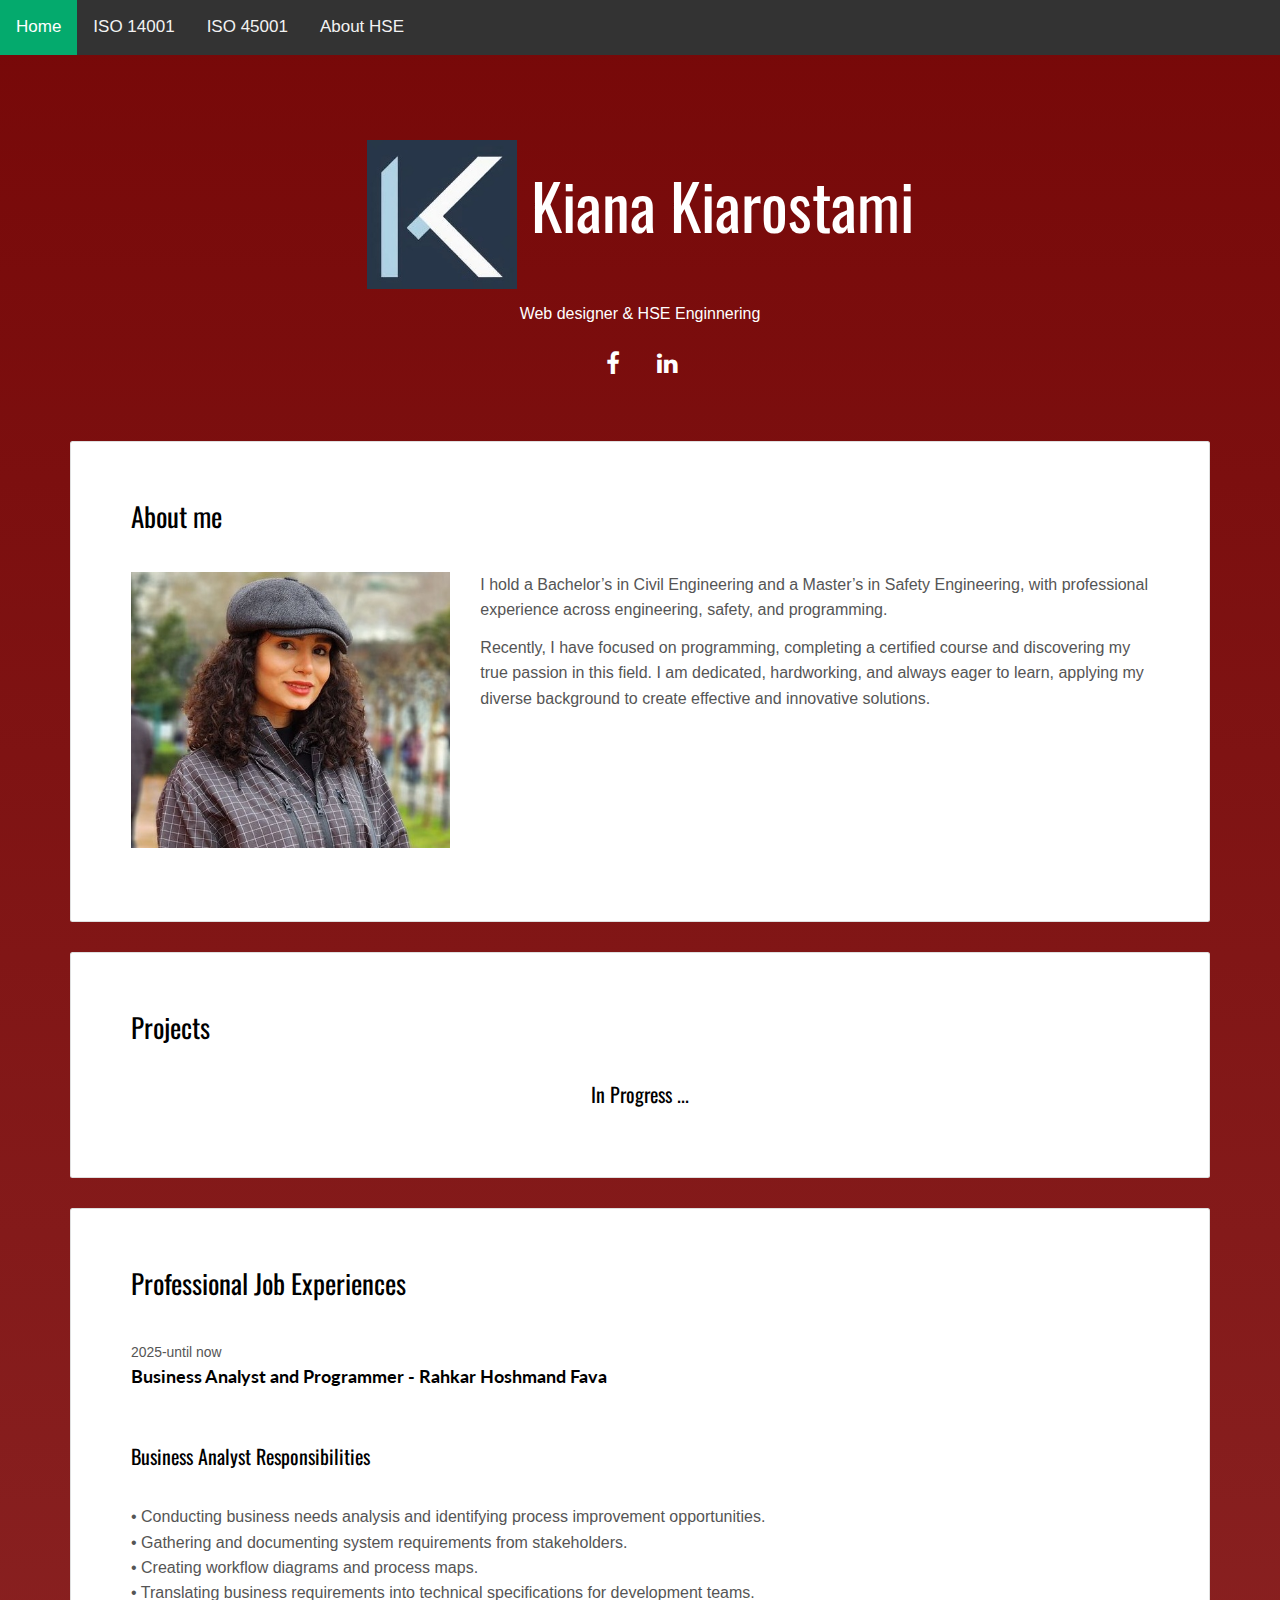
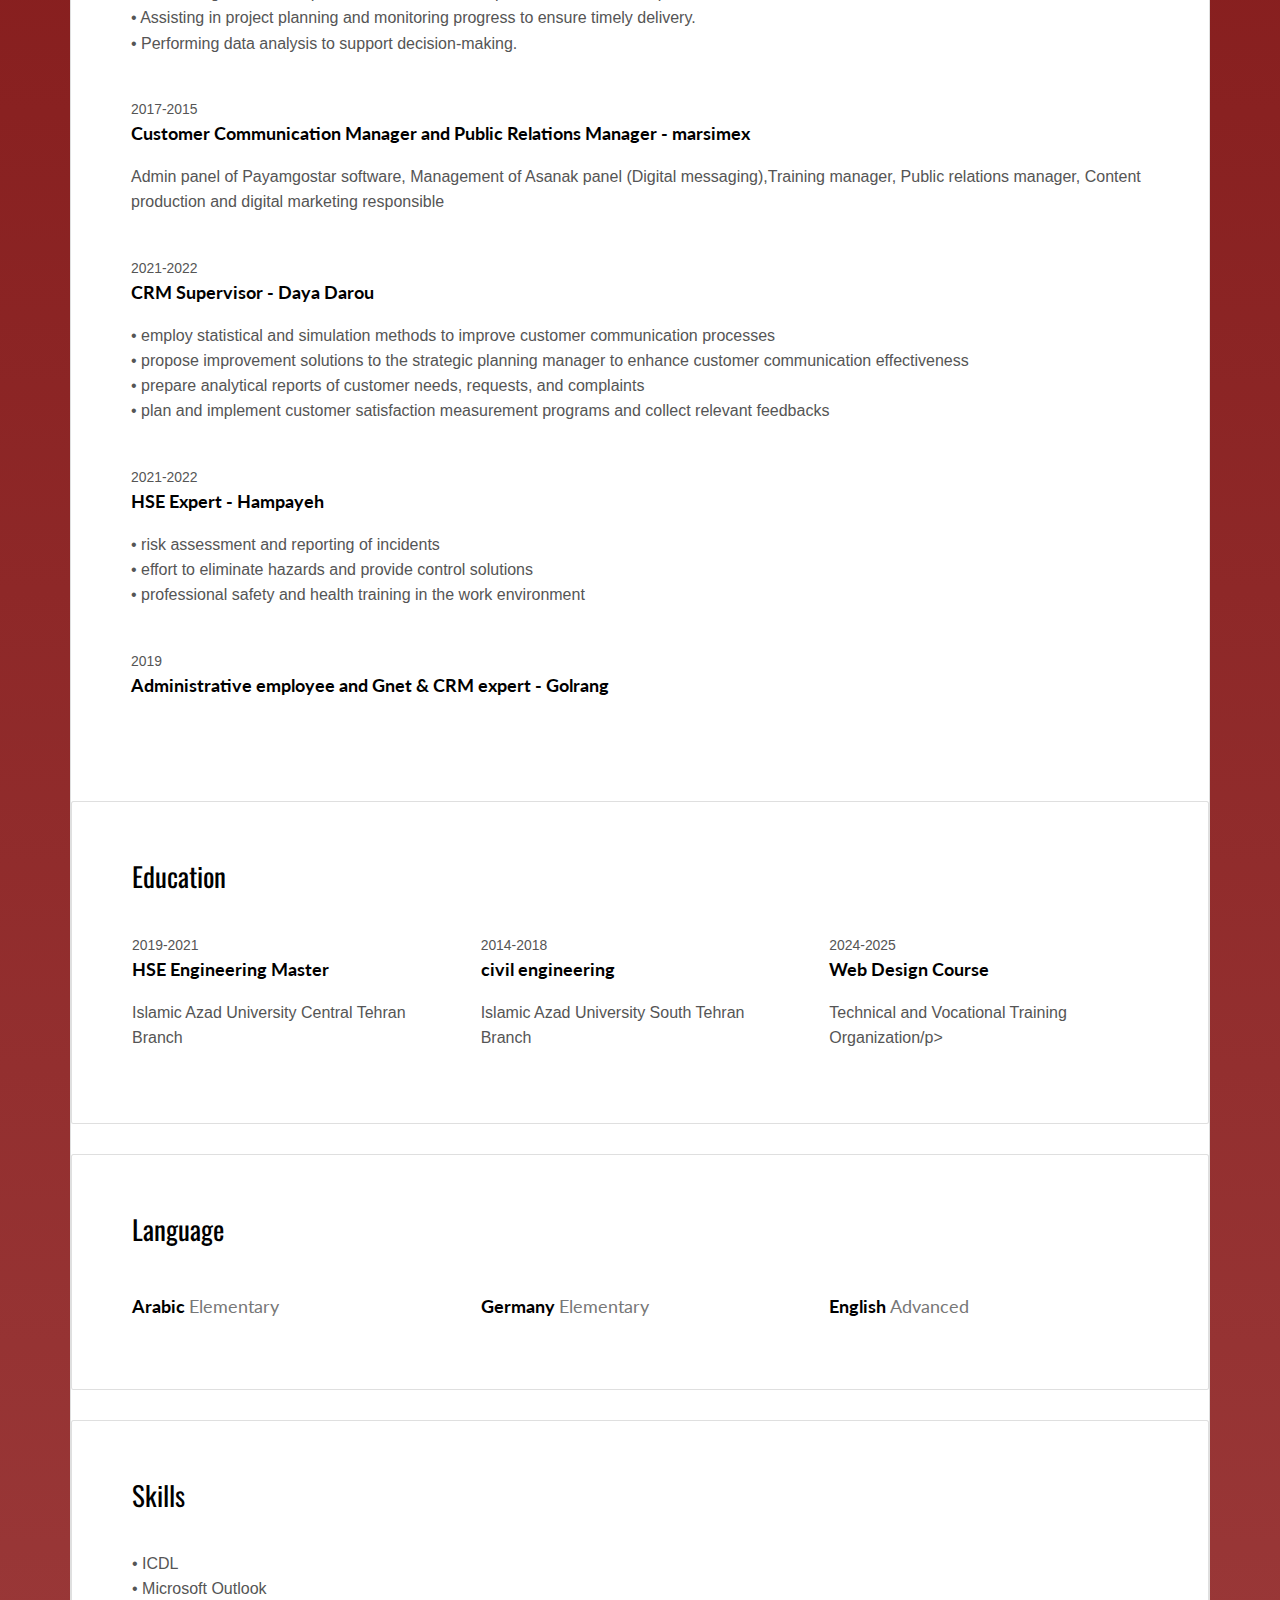
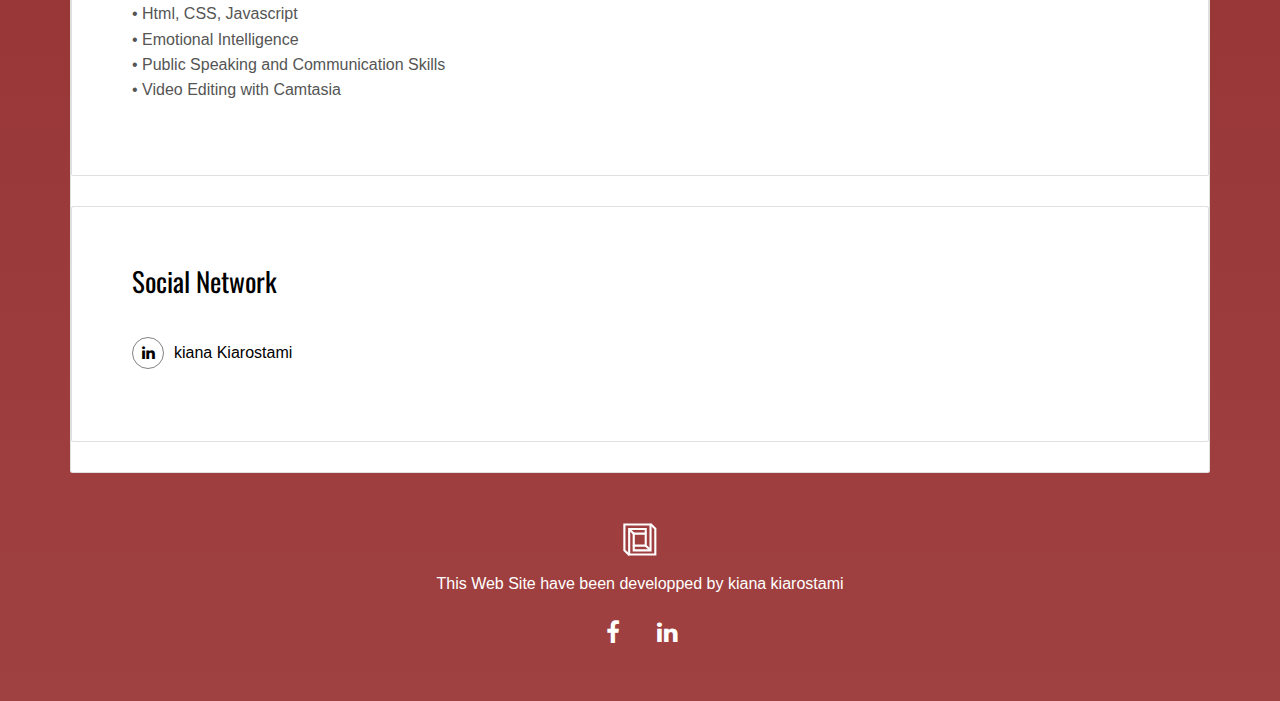
<file: index.html>
<!DOCTYPE html>
<html lang="en">

<head>
  <meta charset="UTF-8">
  <meta content="IE=edge" http-equiv="X-UA-Compatible">
  <meta content="width=device-width,initial-scale=1" name="viewport">
  <meta name="google" content="notranslate" />
  <meta  name="author" content="This Web Site have been developped by kiana kiarostami">
  <meta name="application-name" content="kiana kiarostami"/>
<meta name="apple-mobile-web-app-capable" content="yes"/>
<meta name="apple-mobile-web-app-status-bar-style" content="default"/>
<meta name="apple-mobile-web-app-title" content="HSE expert (Healthy,safety, environment)- kiana kiarostami"/>
<meta name="mobile-web-app-capable" content="yes"/>
<meta name="msapplication-TileColor" content="#fff"/>
<meta name="msapplication-tap-highlight" content="no"/>
<meta name="description" content="Information about the field of environmental health safety and programming"/>
 <meta name="description" content="HSE"/>
 <meta name="description" content="Healthy Safty Environment"/>
 <meta name="description" content="Healthy"/>
 <meta name="description" content="Safty"/>
 <meta name="description" content="Environment"/>
 <meta name="description" content="resume"/>
 <meta name="description" content="Civil Engineering"/>
<meta name="description" content="Customer Communication Manager and Public Relations Manager"/>
<meta name="description" content="Public relations manager"/>
<meta name="description" content="Web Design"/>
<meta name="description" content="HSE Engineering"/>
<meta name="description" content="Training manager"/>
<meta name="description" content="digital marketing"/>
<meta name="description" content="CRM"/>
<meta name="description" content="risk assessment"/> 
<meta name="description" content=" Emotional Intelligence"/> 
<meta name="description" content=" Public Speaking and Communication"/> 
<meta name="description" content="engineering"/> 
<meta name="robots" content="index, follow"/>
  <!-- Disable tap highlight on IE -->
  <meta name="msapplication-tap-highlight" content="no">
 <link rel="apple-touch-icon" sizes="180x180" href="./assets/images/apple-touch-icon.png">
<link rel="icon" type="image/png" sizes="32x32" href="./assets/images/favicon-32x32.png">
<link rel="icon" type="image/png" sizes="16x16" href="./assets/images/favicon-16x16.png">
<link rel="manifest" href="/site.webmanifest">
  <title>Kiana Resume</title>  
<link href="./main.d8e0d294.css" rel="stylesheet"></head>


<body class="">

<div class="topnav" id="myTopnav">
  <a href="#home" class="active">Home</a>
  <a href="#14001">ISO 14001</a>
  <a href="#45001">ISO 45001</a>
  <a href="./page2.html">About HSE</a>
  <a href="javascript:void(0);" class="icon" onclick="myFunction()">
    <i class="fa fa-bars"></i>
  </a>
</div>
<!-- Add your content of header -->
<main class="content-wrapper">
  <header class="white-text-container section-container">
    <div class="text-center">
      <h1> <img src="./assets/images/logo.jpg" style="width: 150px; height: auto;"> Kiana Kiarostami</h1>
      <p>Web designer & HSE Enginnering</p>
      <p>
        <a class="fa-icon fa-icon-2x" href="https://facebook.com/" title="">
          <i class="fa fa-facebook"></i>
        </a>
        <a class="fa-icon fa-icon-2x" href="https://www.linkedin.com/" title="">
          <i class="fa fa-linkedin"></i>
        </a>
      </p>
    </div>
  </header>



<!-- Add your site or app content here -->
 
 <div class="container">
   <div class="row">
     <div class="col-xs-12">

        <div class="card">
          <div class="card-block">
            <h2>About me</h2>
            <div class="row">
              <div class="col-md-4">
                <p><img src="./assets/images/09.jpeg" class="img-responsive" alt=""></p>
              </div>
              <div class="col-md-8">

              <p>I hold a Bachelor’s in Civil Engineering and a Master’s in Safety Engineering, with professional experience across engineering, safety, and programming. </p>
              <p>Recently, I have focused on programming, completing a certified course and discovering my true passion in this field.

I am dedicated, hardworking, and always eager to learn, applying my diverse background to create effective and innovative solutions. </p>

              </div>
            </div>
          </div>
        </div>

        <div class="card">
          <div class="card-block">
            <h2>Projects</h2>
            <h3 style="text-align: center;">In Progress ...</h3>
          </div>
        </div>

        <div class="card">
          <div class="card-block">
            <h2>Professional Job Experiences</h2>
             <div class="work-experience">
              <small class="date">2025-until now</small>
              <h3 class="h5 date-title">Business Analyst and Programmer - <a href="https://rahkarfava.ir/" title="Rahkar Hoshmand Fava">Rahkar Hoshmand Fava</a></h3><br>
              <h4>Business Analyst Responsibilities</h4><br>
              <p>	•	Conducting business needs analysis and identifying process improvement opportunities.<br>
	                •	Gathering and documenting system requirements from stakeholders.<br>
	                •	Creating workflow diagrams and process maps.<br>
	                •	Translating business requirements into technical specifications for development teams.<br>
                	•	Assisting in project planning and monitoring progress to ensure timely delivery.<br>
                	•	Performing data analysis to support decision-making.</p>
  </div>
              <div class="work-experience">
              <small class="date">2017-2015</small>
              <h3 class="h5 date-title">Customer Communication Manager and Public Relations Manager - <a href="https://marsimex.com/" title="Create professionnal website">marsimex</a></h3>
              

              <p>Admin panel of Payamgostar software, Management of Asanak panel (Digital messaging),Training manager, Public relations manager, Content production and digital marketing responsible</p>
             </div>
              <div class="work-experience">
              <small class="date">2021-2022</small>
              <h3 class="h5 date-title">CRM Supervisor - <a href="https://www.dayadarou.ir/" title="">Daya Darou</a></h3>
              
              <p>• employ statistical and simulation methods to improve customer communication processes<br>
                 • propose improvement solutions to the strategic planning manager to enhance customer communication effectiveness<br>
                 • prepare analytical reports of customer needs, requests, and complaints<br>
                 • plan and implement customer satisfaction measurement programs and collect relevant feedbacks</p>
             </div>
             <div class="work-experience">
              <small class="date">2021-2022</small>
              <h3 class="h5 date-title">HSE Expert - <a href="https://hampayeh.com/" title="">Hampayeh</a></h3>
              
              <p>• risk assessment and reporting of incidents<br>
                 • effort to eliminate hazards and provide control solutions<br>
                 • professional safety and health training in the work environment</p>
            </div>
                 <div class="work-experience">
                  <small class="date">2019</small>
                  <h3 class="h5 date-title">Administrative employee and Gnet & CRM expert - <a href="https://golrang.com/" title="Golrang">Golrang</a></h3><br>
             
    </div>     
    </div>

        <div class="card">
          <div class="card-block">
            <h2>Education</h2>
            <div class="row">
              <div class="col-md-4">
                <div class="education-experience">
                  <small class="date">2019-2021</small>
                  <h3 class="h5 date-title">HSE Engineering Master</h3>
                  <p>Islamic Azad University Central Tehran Branch</p>
                </div>
                
              </div>
              <div class="col-md-4">
                <div class="education-experience">
                  <small class="date">2014-2018</small>
                  <h3 class="h5 date-title">civil engineering</h3>
                  <p>Islamic Azad University South Tehran Branch</p>
                </div>
              </div>
              <div class="col-md-4">
                <div class="education-experience">
                  <small class="date">2024-2025</small>
                  <h3 class="h5 date-title">Web Design Course</h3>
                  <p>Technical and Vocational Training Organization/p>
                </div>
              </div>
            </div>
          </div>
        </div>
        
        <div class="card">
          <div class="card-block">
            <h2>Language</h2>
            <div class="row">
              <div class="col-md-4">
                <div class="language-experience">
                  <h3 class="h5">Arabic  <small>Elementary</small></h3>
                </div>
              </div>
              <div class="col-md-4">
                <div class="language-experience">
                  <h3 class="h5">Germany  <small>Elementary</small></h3>
                </div>
              </div>
              <div class="col-md-4">
                <div class="language-experience">
                  <h3 class="h5">English  <small>Advanced</small></h3>
                </div>
              </div>
            </div>
          </div>
        </div>

        <div class="card">
          <div class="card-block">
            <h2>Skills</h2>
            <P>• ICDL<br>
               • Microsoft Outlook<br>
               • Html, CSS, Javascript<br>
               • Emotional Intelligence<br> 
               • Public Speaking and Communication Skills<br>
               • Video Editing with Camtasia
            </P>

          </div>
          </div>
        
        <div class="card">
          <div class="card-block">
            <h2>Social Network</h2>
            <div class="row">
              <div class="col-md-3">
                <p class="social-buttons"><a href="https://www.linkedin.com/" title=""><span class="social-round-icon fa-icon"><i class="fa fa-linkedin"></i></span>kiana Kiarostami</a></p>
              </div>
            </div>
          </div>
        </div>

        <!-- <div class="card">
          <div class="card-block">
            <h2>Contact</h2>
            <form action="" class="reveal-content">
              <div class="form-group">
                <input type="email" class="form-control" id="email" placeholder="Email">
              </div>
              <div class="form-group">
                <input type="text" class="form-control" id="subject" placeholder="Subject">
              </div>
              <div class="form-group">
                <textarea class="form-control" rows="5" placeholder="Enter your message"></textarea>
              </div>
              <div class="form-group">
                <button type="submit" class=" btn btn-primary">Send message</button>
              </div> 
            </form>
          </div>
        </div> -->
       
     </div>
   </div>
 </div>

</main>
<footer class="footer-container white-text-container text-center">
  <div class="container">
    <div class="row">
      <div class="col-xs-12">
        <p><img src="./assets/images/mashup-icon.svg" alt=""></p>
        
        <p>This Web Site have been developped by kiana kiarostami </p>
        <p>
          <a class="fa-icon fa-icon-2x" href="https://facebook.com/" title="">
            <i class="fa fa-facebook"></i>
          </a>
          <a class="fa-icon fa-icon-2x" href="https://www.linkedin.com/" title="">
            <i class="fa fa-linkedin"></i>
          </a>
        </p>
      </div>
    </div>
  </div>
</footer>

<script>
  document.addEventListener("DOMContentLoaded", function (event) {
     scrollRevelation('.card');
  });
</script>
<!-- Google Analytics: change UA-XXXXX-X to be your site's ID 

<script>
  (function (i, s, o, g, r, a, m) {
    i['GoogleAnalyticsObject'] = r; i[r] = i[r] || function () {
      (i[r].q = i[r].q || []).push(arguments)
    }, i[r].l = 1 * new Date(); a = s.createElement(o),
      m = s.getElementsByTagName(o)[0]; a.async = 1; a.src = g; m.parentNode.insertBefore(a, m)
  })(window, document, 'script', '//www.google-analytics.com/analytics.js', 'ga');
  ga('create', 'UA-XXXXX-X', 'auto');
  ga('send', 'pageview');
</script>

--><script type="text/javascript" src="./main.bc58148c.js"></script></body>

</html>
</file>
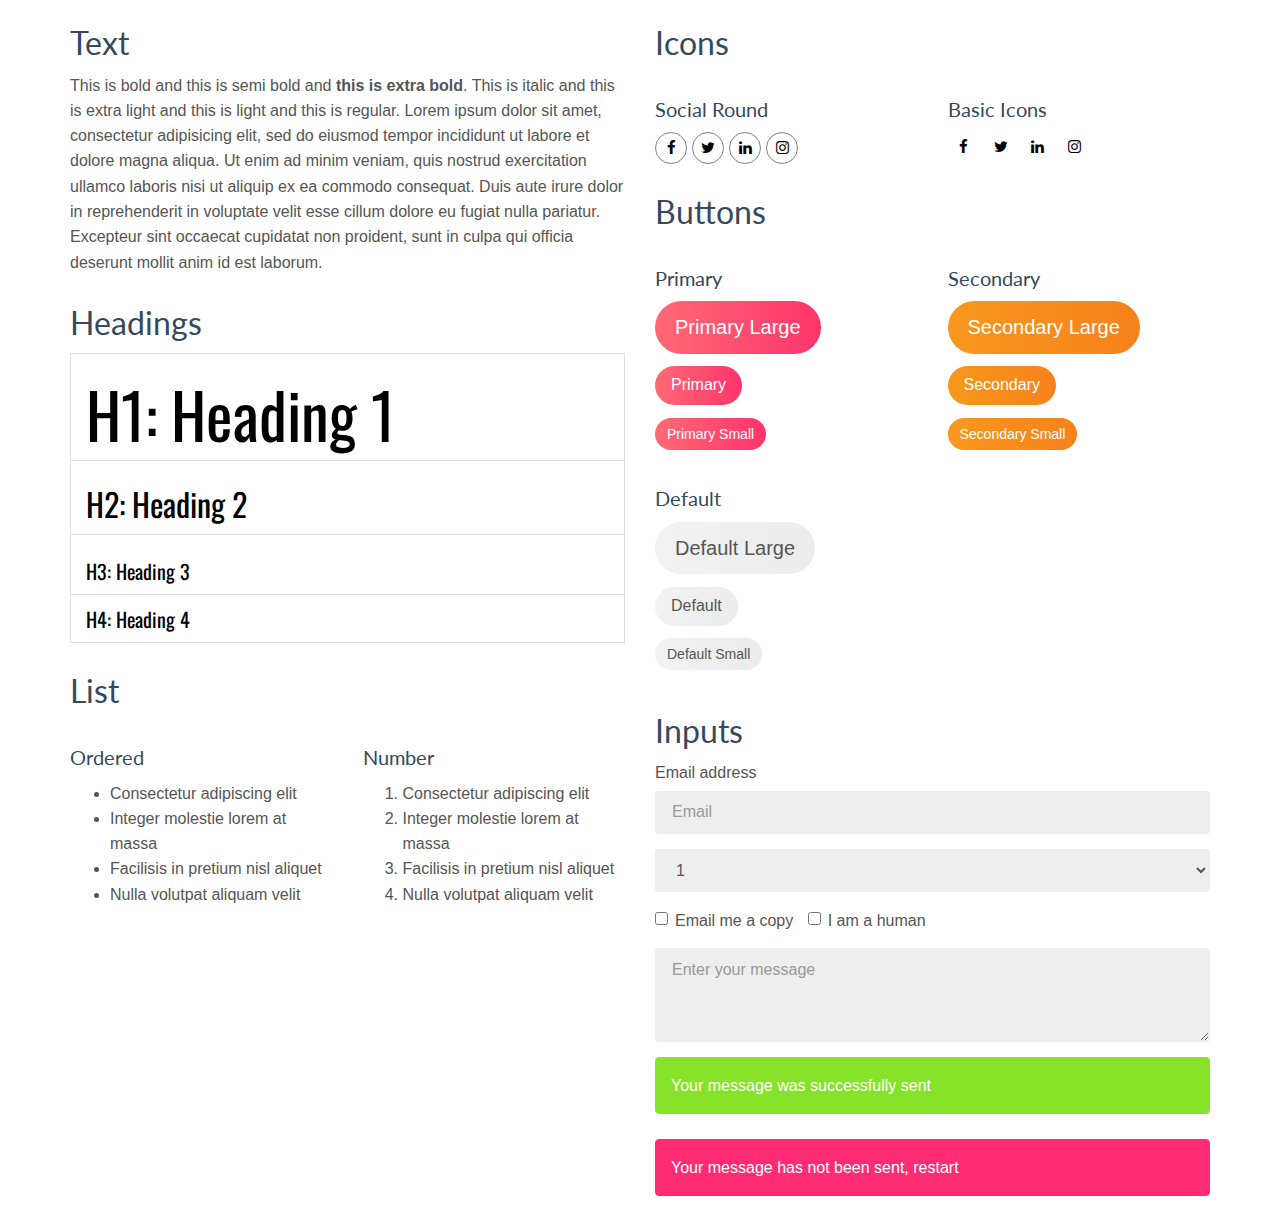
<file: components.html>
<!DOCTYPE html>
<html lang="en">

<head>
  <meta charset="UTF-8">
  <meta content="IE=edge" http-equiv="X-UA-Compatible">
  <meta content="width=device-width,initial-scale=1" name="viewport">
  <meta content="description" name="description">
  <meta name="google" content="notranslate" />
  <meta content="Mashup templates have been developped by Orson.io team" name="author">

  <!-- Disable tap highlight on IE -->
  <meta name="msapplication-tap-highlight" content="no">
  
  <link rel="apple-touch-icon" sizes="180x180" href="./assets/apple-icon-180x180.png">
  <link href="./assets/favicon.ico" rel="icon">

  <title>Title page</title>  

<link href="./main.d8e0d294.css" rel="stylesheet"></head>

<body class="white">


<!-- Add your site or app content here -->
  <div class="container">
    <div class="row">
      <div class="col-xs-12 col-md-6">

        <div class="template-example">
          <h2 class="template-title-example">Text</h2>
          <p>This is bold and this is semi bold and <b>this is extra bold</b>. This is italic and this is extra light and this is light
          and this is regular. Lorem ipsum dolor sit amet, consectetur adipisicing elit, sed do eiusmod
          tempor incididunt ut labore et dolore magna aliqua. Ut enim ad minim veniam,
          quis nostrud exercitation ullamco laboris nisi ut aliquip ex ea commodo
          consequat. Duis aute irure dolor in reprehenderit in voluptate velit esse
          cillum dolore eu fugiat nulla pariatur. Excepteur sint occaecat cupidatat non
          proident, sunt in culpa qui officia deserunt mollit anim id est laborum.
          </p>
        </div>

        <div class="template-example">
          <h2 class="template-title-example">Headings</h2>
          
          <table class="table table-bordered">
            <tr><td><h1>H1: Heading 1</h1></td></tr>
            <tr><td><h2>H2: Heading 2</h2></td></tr>
            <tr><td><h3>H3: Heading 3</h3></td></tr>
            <tr><td><h4>H4: Heading 4</h4></td></tr>
          </table>
          
        </div>

        
        <div class="template-example">
          <h2 class="template-title-example">List</h2>
          <div class="row">
            <div class="col-md-6">
              <h3 class="template-title-example">Ordered</h3>
              <ul>
                <li>Consectetur adipiscing elit</li>
                <li>Integer molestie lorem at massa</li>
                <li>Facilisis in pretium nisl aliquet</li>
                <li>Nulla volutpat aliquam velit</li>
              </ul>
            </div>
            <div class="col-md-6">
              <h3 class="template-title-example">Number</h3>
              <ol>
                <li>Consectetur adipiscing elit</li>
                <li>Integer molestie lorem at massa</li>
                <li>Facilisis in pretium nisl aliquet</li>
                <li>Nulla volutpat aliquam velit</li>
              </ol>
            </div>
          </div>
        </div>
        
      </div>

      <div class="col-xs-12 col-md-6">
        <div class="template-example">
          <h2 class="template-title-example">Icons</h2>
          
          <div class="row">
            <div class="col-md-6">
              <h3 class="template-title-example">Social Round</h2>
              <ul class="list-icons">
                <li>
                  <a href="" class="social-round-icon fa-icon">
                    <i class="fa fa-facebook"></i>
                  </a>
                </li>
                <li>
                  <a href="" class="social-round-icon fa-icon">
                    <i class="fa fa-twitter"></i>
                  </a>
                </li>
                <li>
                  <a href="" class="social-round-icon fa-icon">
                    <i class="fa fa-linkedin"></i>
                  </a>
                </li>
                <li>
                  <a href="" class="social-round-icon fa-icon">
                    <i class="fa fa-instagram"></i>
                  </a>
                </li>
              </ul>
            </div>
            <div class="col-md-6">
               <h3 class="template-title-example">Basic Icons</h2>
                <ul class="list-icons">
                  <li>
                    <span class="fa-icon">
                      <i class="fa fa-facebook"></i>
                    </span>
                  </li>
                  <li>
                    <span class="fa-icon">
                      <i class="fa fa-twitter"></i>
                    </span>
                  </li>
                  <li>
                    <span class="fa-icon">
                      <i class="fa fa-linkedin"></i>
                    </span>
                  </li>
                  <li>
                    <span class="fa-icon">
                      <i class="fa fa-instagram"></i>
                    </span>
                  </li>
                </ul>
            </div>

          </div>


          


        </div>

        <div class="template-example">
          <h2 class="template-title-example">Buttons</h2>
          <div class="row">
            <div class="col-md-6">
              <h3 class="template-title-example">Primary</h2>
              <div class="row">
                  <div class="col-md-6">
                  <p><a href="" class="btn btn-primary btn-lg">Primary Large</a></p>
                  <p><a href="" class="btn btn-primary">Primary </a></p>
                  <p><a href="" class="btn btn-primary btn-sm">Primary Small</a></p>
                </div>
              </div>

              <h3 class="template-title-example">Default</h2>
              <div class="row">
                  <div class="col-md-6">
                  <p><a href="" class="btn btn-default btn-lg">Default Large</a></p>
                  <p><a href="" class="btn btn-default">Default </a></p>
                  <p><a href="" class="btn btn-default btn-sm">Default Small</a></p>
                </div>
              </div>

            </div>

            <div class="col-md-6">
              <h3 class="template-title-example">Secondary</h2>
              <div class="row">
                  <div class="col-md-6">
                  <p><a href="" class="btn btn-info btn-lg">Secondary Large</a></p>
                  <p><a href="" class="btn btn-info">Secondary </a></p>
                  <p><a href="" class="btn btn-info btn-sm">Secondary Small</a></p>
                </div>
              </div>
            </div>
          </div>
        </div>
        
        <div class="template-example">
          <h2 class="template-title-example">Inputs</h2>

            <div class="form-group">
              <label for="exampleInputEmail1">Email address</label>
              <input type="email" class="form-control" id="exampleInputEmail1" placeholder="Email">
            </div>

            <div class="form-group">
              <select class="form-control">
                <option>1</option>
                <option>2</option>
                <option>3</option>
                <option>4</option>
                <option>5</option>
              </select>
            </div>

            <div class="form-group">
              <label class="checkbox-inline">
                <input 
                type="checkbox" id="inlineCheckbox1" value="option1"> Email me a copy
              </label>
              <label class="checkbox-inline">
                <input type="checkbox" id="inlineCheckbox2" value="option2"> I am a human
              </label>
            </div>

            <div class="form-group">
              <textarea class="form-control" rows="3" placeholder="Enter your message"></textarea>
            </div>
            
            <div class="alert alert-success" role="alert">Your message was successfully sent</div>
            <div class="alert alert-danger" role="alert">Your message has not been sent, restart</div>
        </div>




      </div>
    </div>
  </div>

<script type="text/javascript" src="./main.bc58148c.js"></script>
</file>
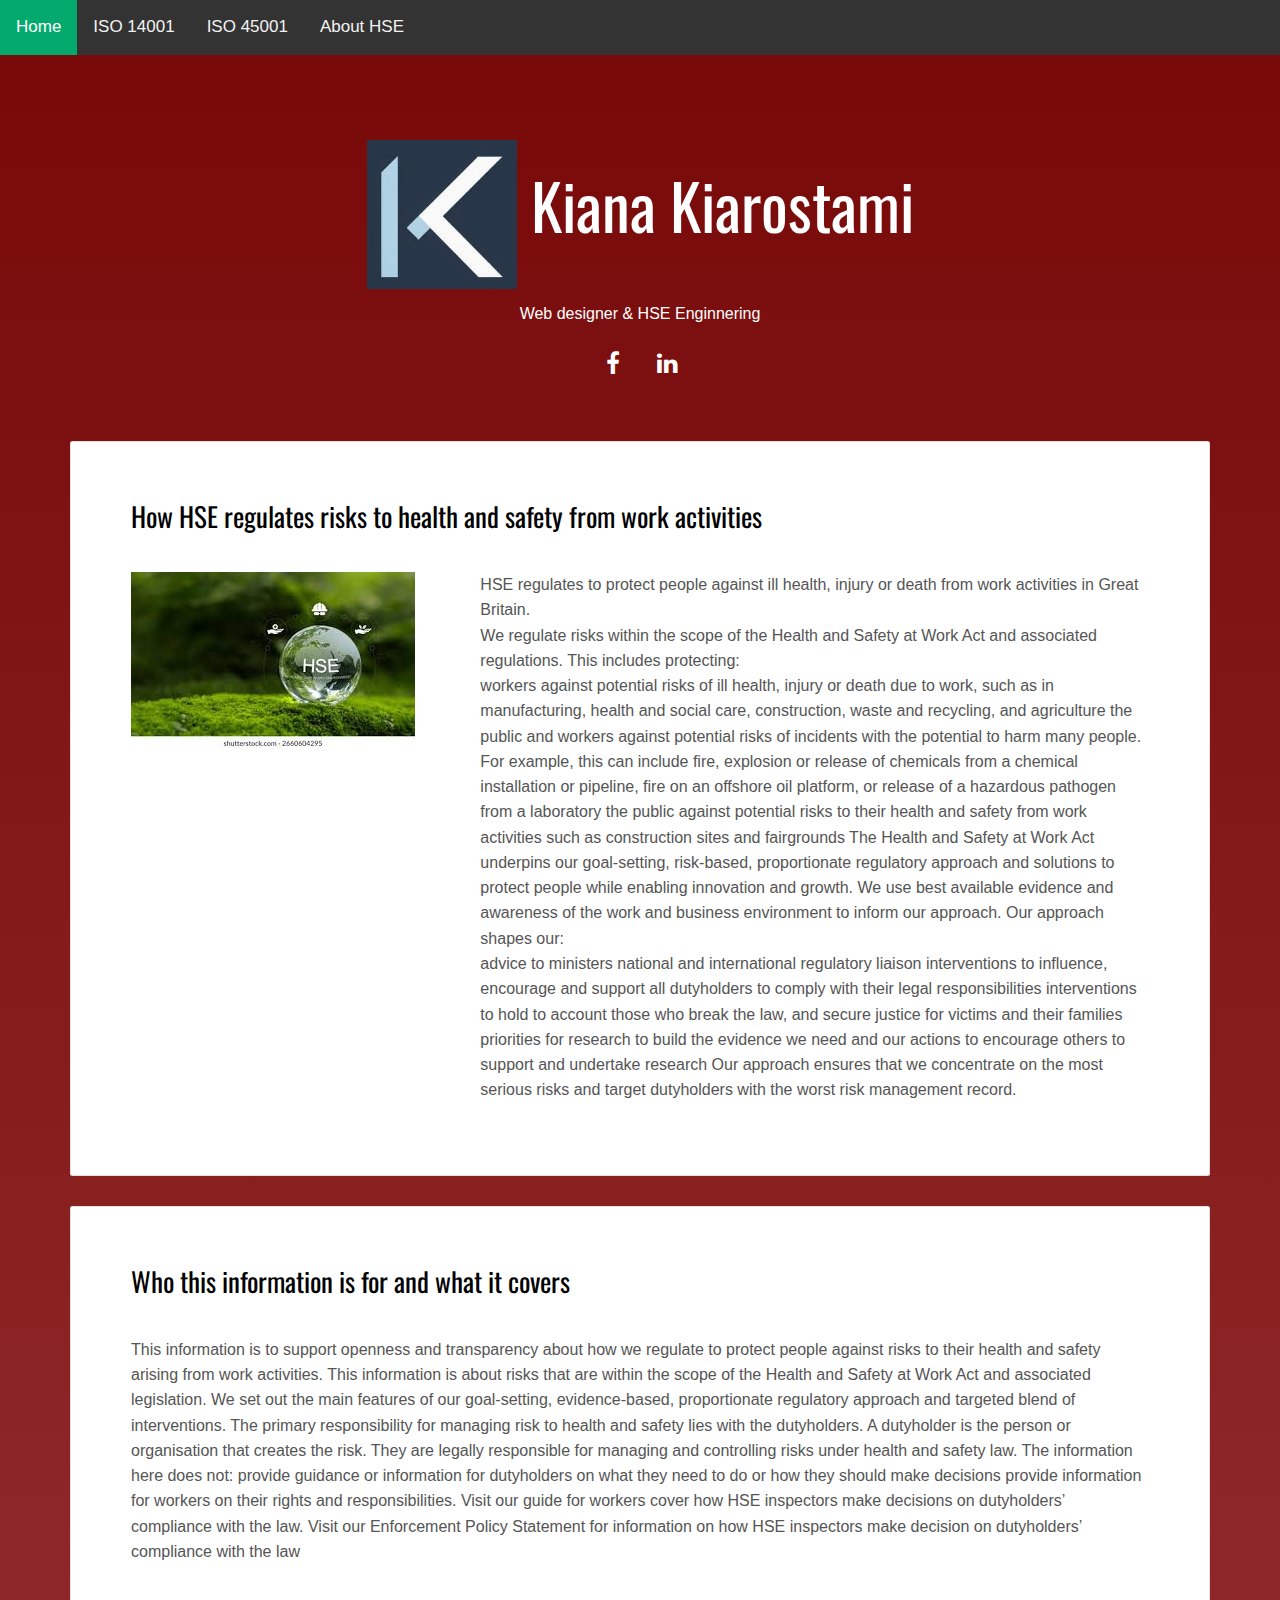
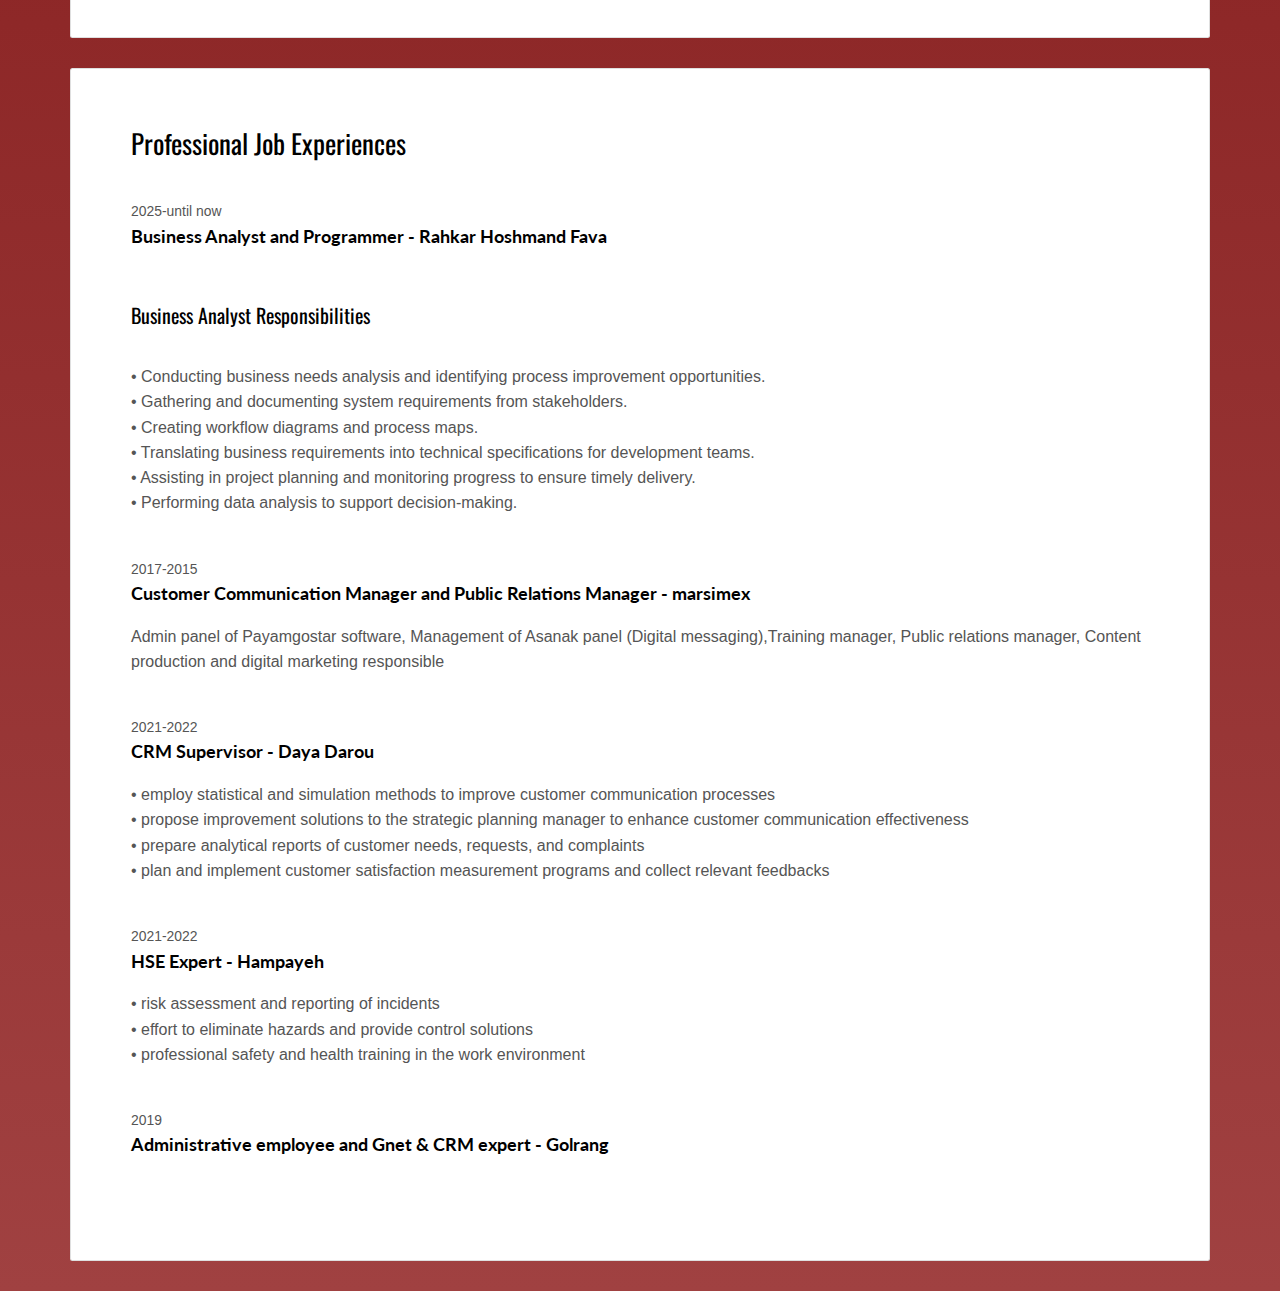
<file: page2.html>
<!DOCTYPE html>
<html lang="en">

<head>
  <meta charset="UTF-8">
  <meta content="IE=edge" http-equiv="X-UA-Compatible">
  <meta content="width=device-width,initial-scale=1" name="viewport">
  <meta name="google" content="notranslate" />
  <meta  name="author" content="This Web Site have been developped by kiana kiarostami">
  <meta name="application-name" content="kiana kiarostami"/>
<meta name="apple-mobile-web-app-capable" content="yes"/>
<meta name="apple-mobile-web-app-status-bar-style" content="default"/>
<meta name="apple-mobile-web-app-title" content="HSE expert (Healthy,safety, environment)- kiana kiarostami"/>
<meta name="mobile-web-app-capable" content="yes"/>
<meta name="msapplication-TileColor" content="#fff"/>
<meta name="msapplication-tap-highlight" content="no"/>
<meta name="description" content="Information about the field of environmental health safety and programming"/>
 <meta name="description" content="HSE"/>
 <meta name="description" content="Healthy Safty Environment"/>
 <meta name="description" content="Healthy"/>
 <meta name="description" content="Safty"/>
 <meta name="description" content="Environment"/>
<meta name="description" content="HSE Engineering"/>
<meta name="description" content="risk assessment"/> 
<meta name="description" content="engineering"/> 
<meta name="robots" content="index, follow"/>
  <!-- Disable tap highlight on IE -->
  <meta name="msapplication-tap-highlight" content="no">
 <link rel="apple-touch-icon" sizes="180x180" href="./assets/images/apple-touch-icon.png">
<link rel="icon" type="image/png" sizes="32x32" href="./assets/images/favicon-32x32.png">
<link rel="icon" type="image/png" sizes="16x16" href="./assets/images/favicon-16x16.png">
<link rel="manifest" href="/site.webmanifest">
  <title>About HSE</title>  
<link href="./main.d8e0d294.css" rel="stylesheet"></head>
<body>
    <div class="topnav" id="myTopnav">
  <a href="./index.html" class="active">Home</a>
  <a href="#ISO 14001">ISO 14001</a>
  <a href="#ISO 45001">ISO 45001</a>
  <a href="./page2.html">About HSE</a>
  <a href="javascript:void(0);" class="icon" onclick="myFunction()">
    <i class="fa fa-bars"></i>
  </a>
</div>
<main class="content-wrapper">
  <header class="white-text-container section-container">
    <div class="text-center">
      <h1> <img src="./assets/images/logo.jpg" style="width: 150px; height: auto;"> Kiana Kiarostami</h1>
      <p>Web designer & HSE Enginnering</p>
      <p>
        <a class="fa-icon fa-icon-2x" href="https://facebook.com/" title="">
          <i class="fa fa-facebook"></i>
        </a>
        <a class="fa-icon fa-icon-2x" href="https://www.linkedin.com/" title="">
          <i class="fa fa-linkedin"></i>
        </a>
      </p>
    </div>
  </header>



<!-- Add your site or app content here -->
 
 <div class="container">
   <div class="row">
     <div class="col-xs-12">

        <div class="card">
          <div class="card-block">
            <h2>How HSE regulates risks to health and safety from work activities</h2>
            <div class="row">
              <div class="col-md-4">
                <p><img src="./assets/images/HSE.jpg" class="img-responsive" alt=""></p>
              </div>
              <div class="col-md-8">

              <p>HSE regulates to protect people against ill health, injury or death from work activities in Great Britain.<br>

        We regulate risks within the scope of the Health and Safety at Work Act and associated regulations. This includes protecting:<br>
        workers against potential risks of ill health, injury or death due to work, such as in manufacturing, health and social care, construction, waste and recycling, and agriculture
        the public and workers against potential risks of incidents with the potential to harm many people. For example, this can include fire, explosion or release of chemicals from a chemical installation or pipeline, fire on an offshore oil platform, or release of a hazardous pathogen from a laboratory
        the public against potential risks to their health and safety from work activities such as construction sites and fairgrounds
        The Health and Safety at Work Act underpins our goal-setting, risk-based, proportionate regulatory approach and solutions to protect people while enabling innovation and growth.

        We use best available evidence and awareness of the work and business environment to inform our approach.

        Our approach shapes our:<br>

        advice to ministers
        national and international regulatory liaison
        interventions to influence, encourage and support all dutyholders to comply with their legal responsibilities
        interventions to hold to account those who break the law, and secure justice for victims and their families
        priorities for research to build the evidence we need and our actions to encourage others to support and undertake research
        Our approach ensures that we concentrate on the most serious risks and target dutyholders with the worst risk management record.
        </p>
 

              </div>
            </div>
          </div>
        </div>

        <div class="card">
          <div class="card-block">
            <h2>Who this information is for and what it covers</h2>
            <P>This information is to support openness and transparency about how we regulate to protect people against risks to their health and safety arising from work activities.

          This information is about risks that are within the scope of the Health and Safety at Work Act and associated legislation. We set out the main features of our goal-setting, evidence-based, proportionate regulatory approach and targeted blend of interventions.

          The primary responsibility for managing risk to health and safety lies with the dutyholders. A dutyholder is the person or organisation that creates the risk. They are legally responsible for managing and controlling risks under health and safety law.

        The information here does not:

        provide guidance or information for dutyholders on what they need to do or how they should make decisions
        provide information for workers on their rights and responsibilities. Visit our guide for workers
        cover how HSE inspectors make decisions on dutyholders’ compliance with the law. Visit our Enforcement Policy Statement for information on how HSE inspectors make decision on dutyholders’ compliance with the law</P>
          </div>
        </div>

        <div class="card">
          <div class="card-block">
            <h2>Professional Job Experiences</h2>
             <div class="work-experience">
              <small class="date">2025-until now</small>
              <h3 class="h5 date-title">Business Analyst and Programmer - <a href="https://rahkarfava.ir/" title="Rahkar Hoshmand Fava">Rahkar Hoshmand Fava</a></h3><br>
              <h4>Business Analyst Responsibilities</h4><br>
              <p>	•	Conducting business needs analysis and identifying process improvement opportunities.<br>
	                •	Gathering and documenting system requirements from stakeholders.<br>
	                •	Creating workflow diagrams and process maps.<br>
	                •	Translating business requirements into technical specifications for development teams.<br>
                	•	Assisting in project planning and monitoring progress to ensure timely delivery.<br>
                	•	Performing data analysis to support decision-making.</p>
  </div>
              <div class="work-experience">
              <small class="date">2017-2015</small>
              <h3 class="h5 date-title">Customer Communication Manager and Public Relations Manager - <a href="https://marsimex.com/" title="Create professionnal website">marsimex</a></h3>
              

              <p>Admin panel of Payamgostar software, Management of Asanak panel (Digital messaging),Training manager, Public relations manager, Content production and digital marketing responsible</p>
             </div>
              <div class="work-experience">
              <small class="date">2021-2022</small>
              <h3 class="h5 date-title">CRM Supervisor - <a href="https://www.dayadarou.ir/" title="">Daya Darou</a></h3>
              
              <p>• employ statistical and simulation methods to improve customer communication processes<br>
                 • propose improvement solutions to the strategic planning manager to enhance customer communication effectiveness<br>
                 • prepare analytical reports of customer needs, requests, and complaints<br>
                 • plan and implement customer satisfaction measurement programs and collect relevant feedbacks</p>
             </div>
             <div class="work-experience">
              <small class="date">2021-2022</small>
              <h3 class="h5 date-title">HSE Expert - <a href="https://hampayeh.com/" title="">Hampayeh</a></h3>
              
              <p>• risk assessment and reporting of incidents<br>
                 • effort to eliminate hazards and provide control solutions<br>
                 • professional safety and health training in the work environment</p>
            </div>
                 <div class="work-experience">
                  <small class="date">2019</small>
                  <h3 class="h5 date-title">Administrative employee and Gnet & CRM expert - <a href="https://golrang.com/" title="Golrang">Golrang</a></h3><br>
             
    </div>     
    </div>
    
      
</body>
</file>
<file: main.d8e0d294.css>
@import url(https://fonts.googleapis.com/css?family=Lato:400,700|Oswald);
@import url(https://maxcdn.bootstrapcdn.com/font-awesome/4.7.0/css/font-awesome.min.css);

/*!
 * Bootstrap v3.3.7 (http://getbootstrap.com)
 * Copyright 2011-2016 Twitter, Inc.
 * Licensed under MIT (https://github.com/twbs/bootstrap/blob/master/LICENSE)
 */
/*! normalize.css v3.0.3 | MIT License | github.com/necolas/normalize.css */
html {
    font-family: sans-serif;
    -ms-text-size-adjust: 100%;
    -webkit-text-size-adjust: 100%
}

body {
    margin: 0
}

article,
aside,
details,
figcaption,
figure,
footer,
header,
hgroup,
main,
menu,
nav,
section,
summary {
    display: block
}

audio,
canvas,
progress,
video {
    display: inline-block;
    vertical-align: baseline
}

audio:not([controls]) {
    display: none;
    height: 0
}

[hidden],
template {
    display: none
}

a {
    background-color: transparent
}

a:active,
a:hover {
    outline: 0
}

abbr[title] {
    border-bottom: 1px dotted
}

b,
strong {
    font-weight: 700
}

dfn {
    font-style: italic
}

h1 {
    font-size: 2em;
    margin: .67em 0
}

mark {
    background: #ff0;
    color: #000
}

small {
    font-size: 80%
}

sub,
sup {
    font-size: 75%;
    line-height: 0;
    position: relative;
    vertical-align: baseline
}

sup {
    top: -.5em
}

sub {
    bottom: -.25em
}

img {
    border: 0
}

svg:not(:root) {
    overflow: hidden
}

figure {
    margin: 1em 40px
}

hr {
    box-sizing: content-box;
    height: 0
}

pre {
    overflow: auto
}

code,
kbd,
pre,
samp {
    font-family: monospace, monospace;
    font-size: 1em
}

button,
input,
optgroup,
select,
textarea {
    color: inherit;
    font: inherit;
    margin: 0
}

button {
    overflow: visible
}

button,
select {
    text-transform: none
}

button,
html input[type=button],
input[type=reset],
input[type=submit] {
    -webkit-appearance: button;
    cursor: pointer
}

button[disabled],
html input[disabled] {
    cursor: default
}

button::-moz-focus-inner,
input::-moz-focus-inner {
    border: 0;
    padding: 0
}

input {
    line-height: normal
}

input[type=checkbox],
input[type=radio] {
    box-sizing: border-box;
    padding: 0
}

input[type=number]::-webkit-inner-spin-button,
input[type=number]::-webkit-outer-spin-button {
    height: auto
}

input[type=search] {
    -webkit-appearance: textfield;
    box-sizing: content-box
}

input[type=search]::-webkit-search-cancel-button,
input[type=search]::-webkit-search-decoration {
    -webkit-appearance: none
}

fieldset {
    border: 1px solid silver;
    margin: 0 2px;
    padding: .35em .625em .75em
}

textarea {
    overflow: auto
}

optgroup {
    font-weight: 700
}

table {
    border-collapse: collapse;
    border-spacing: 0
}

td,
th {
    padding: 0
}

/*! Source: https://github.com/h5bp/html5-boilerplate/blob/master/src/css/main.css */
@media print {

    *,
    :after,
    :before {
        background: transparent !important;
        color: #000 !important;
        box-shadow: none !important;
        text-shadow: none !important
    }

    a,
    a:visited {
        text-decoration: underline
    }

    a[href]:after {
        content: " (" attr(href) ")"
    }

    abbr[title]:after {
        content: " (" attr(title) ")"
    }

    a[href^="#"]:after,
    a[href^="javascript:"]:after {
        content: ""
    }

    blockquote,
    pre {
        border: 1px solid #999;
        page-break-inside: avoid
    }

    thead {
        display: table-header-group
    }

    img,
    tr {
        page-break-inside: avoid
    }

    img {
        max-width: 100% !important
    }

    h2,
    h3,
    p {
        orphans: 3;
        widows: 3
    }

    h2,
    h3 {
        page-break-after: avoid
    }

    .navbar {
        display: none
    }

    .btn>.caret,
    .dropup>.btn>.caret {
        border-top-color: #000 !important
    }

    .label {
        border: 1px solid #000
    }

    .table {
        border-collapse: collapse !important
    }

    .table td,
    .table th {
        background-color: #fff !important
    }

    .table-bordered td,
    .table-bordered th {
        border: 1px solid #ddd !important
    }
}

*,
:after,
:before {
    -webkit-box-sizing: border-box;
    -moz-box-sizing: border-box;
    box-sizing: border-box
}

html {
    font-size: 10px;
    -webkit-tap-highlight-color: transparent
}

body {
    font-family: Lato, Helvetica, Arial, sans-serif;
    font-size: 16px;
    line-height: 1.58;
    color: #555;
    background-color: #fff
}

button,
input,
select,
textarea {
    font-family: inherit;
    font-size: inherit;
    line-height: inherit
}

a {
    color: #ff0060;
    text-decoration: none
}

a:focus,
a:hover {
    color: #b30043;
    text-decoration: underline
}

a:focus {
    outline: 5px auto -webkit-focus-ring-color;
    outline-offset: -2px
}

figure {
    margin: 0
}

img {
    vertical-align: middle
}

.img-responsive {
    display: block;
    max-width: 100%;
    height: auto
}

.img-rounded {
    border-radius: 6px
}

.img-thumbnail {
    padding: 4px;
    line-height: 1.58;
    background-color: #fff;
    border: 1px solid #ddd;
    border-radius: 4px;
    -webkit-transition: all .2s ease-in-out;
    -o-transition: all .2s ease-in-out;
    transition: all .2s ease-in-out;
    display: inline-block;
    max-width: 100%;
    height: auto
}

.img-circle {
    border-radius: 50%
}

hr {
    margin-top: 25px;
    margin-bottom: 25px;
    border: 0;
    border-top: 1px solid #eee
}

.sr-only {
    position: absolute;
    width: 1px;
    height: 1px;
    margin: -1px;
    padding: 0;
    overflow: hidden;
    clip: rect(0, 0, 0, 0);
    border: 0
}

.sr-only-focusable:active,
.sr-only-focusable:focus {
    position: static;
    width: auto;
    height: auto;
    margin: 0;
    overflow: visible;
    clip: auto
}

[role=button] {
    cursor: pointer
}

.h1,
.h2,
.h3,
.h4,
.h5,
.h6,
h1,
h2,
h3,
h4,
h5,
h6 {
    font-family: Oswald, Helvetica, Arial, sans-serif;
    font-weight: 400;
    line-height: 1.1;
    color: #000
}

.h1 .small,
.h1 small,
.h2 .small,
.h2 small,
.h3 .small,
.h3 small,
.h4 .small,
.h4 small,
.h5 .small,
.h5 small,
.h6 .small,
.h6 small,
h1 .small,
h1 small,
h2 .small,
h2 small,
h3 .small,
h3 small,
h4 .small,
h4 small,
h5 .small,
h5 small,
h6 .small,
h6 small {
    font-weight: 400;
    line-height: 1;
    color: #777
}

.h1,
.h2,
.h3,
h1,
h2,
h3 {
    margin-top: 25px;
    margin-bottom: 12.5px
}

.h1 .small,
.h1 small,
.h2 .small,
.h2 small,
.h3 .small,
.h3 small,
h1 .small,
h1 small,
h2 .small,
h2 small,
h3 .small,
h3 small {
    font-size: 65%
}

.h4,
.h5,
.h6,
h4,
h5,
h6 {
    margin-top: 12.5px;
    margin-bottom: 12.5px
}

.h4 .small,
.h4 small,
.h5 .small,
.h5 small,
.h6 .small,
.h6 small,
h4 .small,
h4 small,
h5 .small,
h5 small,
h6 .small,
h6 small {
    font-size: 75%
}

.h1,
h1 {
    font-size: 63px
}

.h2,
h2 {
    font-size: 27px
}

.h3,
.h4,
h3,
h4 {
    font-size: 20px
}

.h5,
h5 {
    font-size: 18px
}

.h6,
h6 {
    font-size: 14px
}

p {
    margin: 0 0 12.5px
}

.lead {
    margin-bottom: 25px;
    font-size: 18px;
    font-weight: 300;
    line-height: 1.4
}

@media (min-width:768px) {
    .lead {
        font-size: 24px
    }
}

.small,
small {
    font-size: 87%
}

.mark,
mark {
    background-color: #fcf8e3;
    padding: .2em
}

.text-left {
    text-align: left
}

.text-right {
    text-align: right
}

.text-center {
    text-align: center
}

.text-justify {
    text-align: justify
}

.text-nowrap {
    white-space: nowrap
}

.text-lowercase {
    text-transform: lowercase
}

.initialism,
.text-uppercase {
    text-transform: uppercase
}

.text-capitalize {
    text-transform: capitalize
}

.text-muted {
    color: #777
}

.text-primary {
    color: #ff0060
}

a.text-primary:focus,
a.text-primary:hover {
    color: #cc004d
}

.text-success {
    color: #fff
}

a.text-success:focus,
a.text-success:hover {
    color: #e6e6e6
}

.text-info {
    color: #31708f
}

a.text-info:focus,
a.text-info:hover {
    color: #245269
}

.text-warning {
    color: #8a6d3b
}

a.text-warning:focus,
a.text-warning:hover {
    color: #66512c
}

.text-danger {
    color: #fff
}

a.text-danger:focus,
a.text-danger:hover {
    color: #e6e6e6
}

.bg-primary {
    color: #fff;
    background-color: #ff0060
}

a.bg-primary:focus,
a.bg-primary:hover {
    background-color: #cc004d
}

.bg-success {
    background-color: #87e329
}

a.bg-success:focus,
a.bg-success:hover {
    background-color: #6dc019
}

.bg-info {
    background-color: #d9edf7
}

a.bg-info:focus,
a.bg-info:hover {
    background-color: #afd9ee
}

.bg-warning {
    background-color: #fcf8e3
}

a.bg-warning:focus,
a.bg-warning:hover {
    background-color: #f7ecb5
}

.bg-danger {
    background-color: #ff2c74
}

a.bg-danger:focus,
a.bg-danger:hover {
    background-color: #f80055
}

.page-header {
    padding-bottom: 11.5px;
    margin: 50px 0 25px;
    border-bottom: 1px solid #eee
}

ol,
ul {
    margin-top: 0;
    margin-bottom: 12.5px
}

ol ol,
ol ul,
ul ol,
ul ul {
    margin-bottom: 0
}

.list-inline,
.list-unstyled {
    padding-left: 0;
    list-style: none
}

.list-inline {
    margin-left: -5px
}

.list-inline>li {
    display: inline-block;
    padding-left: 5px;
    padding-right: 5px
}

dl {
    margin-top: 0;
    margin-bottom: 25px
}

dd,
dt {
    line-height: 1.58
}

dt {
    font-weight: 700
}

dd {
    margin-left: 0
}

.dl-horizontal dd:after,
.dl-horizontal dd:before {
    content: " ";
    display: table
}

.dl-horizontal dd:after {
    clear: both
}

@media (min-width:768px) {
    .dl-horizontal dt {
        float: left;
        width: 160px;
        clear: left;
        text-align: right;
        overflow: hidden;
        text-overflow: ellipsis;
        white-space: nowrap
    }

    .dl-horizontal dd {
        margin-left: 180px
    }
}

abbr[data-original-title],
abbr[title] {
    cursor: help;
    border-bottom: 1px dotted #777
}

.initialism {
    font-size: 90%
}

blockquote {
    padding: 12.5px 25px;
    margin: 0 0 25px;
    font-size: 20px;
    border-left: 5px solid #eee
}

blockquote ol:last-child,
blockquote p:last-child,
blockquote ul:last-child {
    margin-bottom: 0
}

blockquote .small,
blockquote footer,
blockquote small {
    display: block;
    font-size: 80%;
    line-height: 1.58;
    color: #777
}

blockquote .small:before,
blockquote footer:before,
blockquote small:before {
    content: "\2014   \A0"
}

.blockquote-reverse,
blockquote.pull-right {
    padding-right: 15px;
    padding-left: 0;
    border-right: 5px solid #eee;
    border-left: 0;
    text-align: right
}

.blockquote-reverse .small:before,
.blockquote-reverse footer:before,
.blockquote-reverse small:before,
blockquote.pull-right .small:before,
blockquote.pull-right footer:before,
blockquote.pull-right small:before {
    content: ""
}

.blockquote-reverse .small:after,
.blockquote-reverse footer:after,
.blockquote-reverse small:after,
blockquote.pull-right .small:after,
blockquote.pull-right footer:after,
blockquote.pull-right small:after {
    content: "\A0   \2014"
}

address {
    margin-bottom: 25px;
    font-style: normal;
    line-height: 1.58
}

code,
kbd,
pre,
samp {
    font-family: Menlo, Monaco, Consolas, Courier New, monospace
}

code {
    color: #c7254e;
    background-color: #f9f2f4;
    border-radius: 4px
}

code,
kbd {
    padding: 2px 4px;
    font-size: 90%
}

kbd {
    color: #fff;
    background-color: #333;
    border-radius: 3px;
    box-shadow: inset 0 -1px 0 rgba(0, 0, 0, .25)
}

kbd kbd {
    padding: 0;
    font-size: 100%;
    font-weight: 700;
    box-shadow: none
}

pre {
    display: block;
    padding: 12px;
    margin: 0 0 12.5px;
    font-size: 15px;
    line-height: 1.58;
    word-break: break-all;
    word-wrap: break-word;
    color: #333;
    background-color: #f5f5f5;
    border: 1px solid #ccc;
    border-radius: 4px
}

pre code {
    padding: 0;
    font-size: inherit;
    color: inherit;
    white-space: pre-wrap;
    background-color: transparent;
    border-radius: 0
}

.pre-scrollable {
    max-height: 340px;
    overflow-y: scroll
}

.container {
    margin-right: auto;
    margin-left: auto;
    padding-left: 15px;
    padding-right: 15px
}

.container:after,
.container:before {
    content: " ";
    display: table
}

.container:after {
    clear: both
}

@media (min-width:768px) {
    .container {
        width: 750px
    }
}

@media (min-width:992px) {
    .container {
        width: 970px
    }
}

@media (min-width:1200px) {
    .container {
        width: 1170px
    }
}

.container-fluid {
    margin-right: auto;
    margin-left: auto;
    padding-left: 15px;
    padding-right: 15px
}

.container-fluid:after,
.container-fluid:before {
    content: " ";
    display: table
}

.container-fluid:after {
    clear: both
}

.row {
    margin-left: -15px;
    margin-right: -15px
}

.row:after,
.row:before {
    content: " ";
    display: table
}

.row:after {
    clear: both
}

.col-lg-1,
.col-lg-2,
.col-lg-3,
.col-lg-4,
.col-lg-5,
.col-lg-6,
.col-lg-7,
.col-lg-8,
.col-lg-9,
.col-lg-10,
.col-lg-11,
.col-lg-12,
.col-md-1,
.col-md-2,
.col-md-3,
.col-md-4,
.col-md-5,
.col-md-6,
.col-md-7,
.col-md-8,
.col-md-9,
.col-md-10,
.col-md-11,
.col-md-12,
.col-sm-1,
.col-sm-2,
.col-sm-3,
.col-sm-4,
.col-sm-5,
.col-sm-6,
.col-sm-7,
.col-sm-8,
.col-sm-9,
.col-sm-10,
.col-sm-11,
.col-sm-12,
.col-xs-1,
.col-xs-2,
.col-xs-3,
.col-xs-4,
.col-xs-5,
.col-xs-6,
.col-xs-7,
.col-xs-8,
.col-xs-9,
.col-xs-10,
.col-xs-11,
.col-xs-12 {
    position: relative;
    min-height: 1px;
    padding-left: 15px;
    padding-right: 15px
}

.col-xs-1,
.col-xs-2,
.col-xs-3,
.col-xs-4,
.col-xs-5,
.col-xs-6,
.col-xs-7,
.col-xs-8,
.col-xs-9,
.col-xs-10,
.col-xs-11,
.col-xs-12 {
    float: left
}

.col-xs-1 {
    width: 8.33333%
}

.col-xs-2 {
    width: 16.66667%
}

.col-xs-3 {
    width: 25%
}

.col-xs-4 {
    width: 33.33333%
}

.col-xs-5 {
    width: 41.66667%
}

.col-xs-6 {
    width: 50%
}

.col-xs-7 {
    width: 58.33333%
}

.col-xs-8 {
    width: 66.66667%
}

.col-xs-9 {
    width: 75%
}

.col-xs-10 {
    width: 83.33333%
}

.col-xs-11 {
    width: 91.66667%
}

.col-xs-12 {
    width: 100%
}

.col-xs-pull-0 {
    right: auto
}

.col-xs-pull-1 {
    right: 8.33333%
}

.col-xs-pull-2 {
    right: 16.66667%
}

.col-xs-pull-3 {
    right: 25%
}

.col-xs-pull-4 {
    right: 33.33333%
}

.col-xs-pull-5 {
    right: 41.66667%
}

.col-xs-pull-6 {
    right: 50%
}

.col-xs-pull-7 {
    right: 58.33333%
}

.col-xs-pull-8 {
    right: 66.66667%
}

.col-xs-pull-9 {
    right: 75%
}

.col-xs-pull-10 {
    right: 83.33333%
}

.col-xs-pull-11 {
    right: 91.66667%
}

.col-xs-pull-12 {
    right: 100%
}

.col-xs-push-0 {
    left: auto
}

.col-xs-push-1 {
    left: 8.33333%
}

.col-xs-push-2 {
    left: 16.66667%
}

.col-xs-push-3 {
    left: 25%
}

.col-xs-push-4 {
    left: 33.33333%
}

.col-xs-push-5 {
    left: 41.66667%
}

.col-xs-push-6 {
    left: 50%
}

.col-xs-push-7 {
    left: 58.33333%
}

.col-xs-push-8 {
    left: 66.66667%
}

.col-xs-push-9 {
    left: 75%
}

.col-xs-push-10 {
    left: 83.33333%
}

.col-xs-push-11 {
    left: 91.66667%
}

.col-xs-push-12 {
    left: 100%
}

.col-xs-offset-0 {
    margin-left: 0
}

.col-xs-offset-1 {
    margin-left: 8.33333%
}

.col-xs-offset-2 {
    margin-left: 16.66667%
}

.col-xs-offset-3 {
    margin-left: 25%
}

.col-xs-offset-4 {
    margin-left: 33.33333%
}

.col-xs-offset-5 {
    margin-left: 41.66667%
}

.col-xs-offset-6 {
    margin-left: 50%
}

.col-xs-offset-7 {
    margin-left: 58.33333%
}

.col-xs-offset-8 {
    margin-left: 66.66667%
}

.col-xs-offset-9 {
    margin-left: 75%
}

.col-xs-offset-10 {
    margin-left: 83.33333%
}

.col-xs-offset-11 {
    margin-left: 91.66667%
}

.col-xs-offset-12 {
    margin-left: 100%
}

@media (min-width:768px) {

    .col-sm-1,
    .col-sm-2,
    .col-sm-3,
    .col-sm-4,
    .col-sm-5,
    .col-sm-6,
    .col-sm-7,
    .col-sm-8,
    .col-sm-9,
    .col-sm-10,
    .col-sm-11,
    .col-sm-12 {
        float: left
    }

    .col-sm-1 {
        width: 8.33333%
    }

    .col-sm-2 {
        width: 16.66667%
    }

    .col-sm-3 {
        width: 25%
    }

    .col-sm-4 {
        width: 33.33333%
    }

    .col-sm-5 {
        width: 41.66667%
    }

    .col-sm-6 {
        width: 50%
    }

    .col-sm-7 {
        width: 58.33333%
    }

    .col-sm-8 {
        width: 66.66667%
    }

    .col-sm-9 {
        width: 75%
    }

    .col-sm-10 {
        width: 83.33333%
    }

    .col-sm-11 {
        width: 91.66667%
    }

    .col-sm-12 {
        width: 100%
    }

    .col-sm-pull-0 {
        right: auto
    }

    .col-sm-pull-1 {
        right: 8.33333%
    }

    .col-sm-pull-2 {
        right: 16.66667%
    }

    .col-sm-pull-3 {
        right: 25%
    }

    .col-sm-pull-4 {
        right: 33.33333%
    }

    .col-sm-pull-5 {
        right: 41.66667%
    }

    .col-sm-pull-6 {
        right: 50%
    }

    .col-sm-pull-7 {
        right: 58.33333%
    }

    .col-sm-pull-8 {
        right: 66.66667%
    }

    .col-sm-pull-9 {
        right: 75%
    }

    .col-sm-pull-10 {
        right: 83.33333%
    }

    .col-sm-pull-11 {
        right: 91.66667%
    }

    .col-sm-pull-12 {
        right: 100%
    }

    .col-sm-push-0 {
        left: auto
    }

    .col-sm-push-1 {
        left: 8.33333%
    }

    .col-sm-push-2 {
        left: 16.66667%
    }

    .col-sm-push-3 {
        left: 25%
    }

    .col-sm-push-4 {
        left: 33.33333%
    }

    .col-sm-push-5 {
        left: 41.66667%
    }

    .col-sm-push-6 {
        left: 50%
    }

    .col-sm-push-7 {
        left: 58.33333%
    }

    .col-sm-push-8 {
        left: 66.66667%
    }

    .col-sm-push-9 {
        left: 75%
    }

    .col-sm-push-10 {
        left: 83.33333%
    }

    .col-sm-push-11 {
        left: 91.66667%
    }

    .col-sm-push-12 {
        left: 100%
    }

    .col-sm-offset-0 {
        margin-left: 0
    }

    .col-sm-offset-1 {
        margin-left: 8.33333%
    }

    .col-sm-offset-2 {
        margin-left: 16.66667%
    }

    .col-sm-offset-3 {
        margin-left: 25%
    }

    .col-sm-offset-4 {
        margin-left: 33.33333%
    }

    .col-sm-offset-5 {
        margin-left: 41.66667%
    }

    .col-sm-offset-6 {
        margin-left: 50%
    }

    .col-sm-offset-7 {
        margin-left: 58.33333%
    }

    .col-sm-offset-8 {
        margin-left: 66.66667%
    }

    .col-sm-offset-9 {
        margin-left: 75%
    }

    .col-sm-offset-10 {
        margin-left: 83.33333%
    }

    .col-sm-offset-11 {
        margin-left: 91.66667%
    }

    .col-sm-offset-12 {
        margin-left: 100%
    }
}

@media (min-width:992px) {

    .col-md-1,
    .col-md-2,
    .col-md-3,
    .col-md-4,
    .col-md-5,
    .col-md-6,
    .col-md-7,
    .col-md-8,
    .col-md-9,
    .col-md-10,
    .col-md-11,
    .col-md-12 {
        float: left
    }

    .col-md-1 {
        width: 8.33333%
    }

    .col-md-2 {
        width: 16.66667%
    }

    .col-md-3 {
        width: 25%
    }

    .col-md-4 {
        width: 33.33333%
    }

    .col-md-5 {
        width: 41.66667%
    }

    .col-md-6 {
        width: 50%
    }

    .col-md-7 {
        width: 58.33333%
    }

    .col-md-8 {
        width: 66.66667%
    }

    .col-md-9 {
        width: 75%
    }

    .col-md-10 {
        width: 83.33333%
    }

    .col-md-11 {
        width: 91.66667%
    }

    .col-md-12 {
        width: 100%
    }

    .col-md-pull-0 {
        right: auto
    }

    .col-md-pull-1 {
        right: 8.33333%
    }

    .col-md-pull-2 {
        right: 16.66667%
    }

    .col-md-pull-3 {
        right: 25%
    }

    .col-md-pull-4 {
        right: 33.33333%
    }

    .col-md-pull-5 {
        right: 41.66667%
    }

    .col-md-pull-6 {
        right: 50%
    }

    .col-md-pull-7 {
        right: 58.33333%
    }

    .col-md-pull-8 {
        right: 66.66667%
    }

    .col-md-pull-9 {
        right: 75%
    }

    .col-md-pull-10 {
        right: 83.33333%
    }

    .col-md-pull-11 {
        right: 91.66667%
    }

    .col-md-pull-12 {
        right: 100%
    }

    .col-md-push-0 {
        left: auto
    }

    .col-md-push-1 {
        left: 8.33333%
    }

    .col-md-push-2 {
        left: 16.66667%
    }

    .col-md-push-3 {
        left: 25%
    }

    .col-md-push-4 {
        left: 33.33333%
    }

    .col-md-push-5 {
        left: 41.66667%
    }

    .col-md-push-6 {
        left: 50%
    }

    .col-md-push-7 {
        left: 58.33333%
    }

    .col-md-push-8 {
        left: 66.66667%
    }

    .col-md-push-9 {
        left: 75%
    }

    .col-md-push-10 {
        left: 83.33333%
    }

    .col-md-push-11 {
        left: 91.66667%
    }

    .col-md-push-12 {
        left: 100%
    }

    .col-md-offset-0 {
        margin-left: 0
    }

    .col-md-offset-1 {
        margin-left: 8.33333%
    }

    .col-md-offset-2 {
        margin-left: 16.66667%
    }

    .col-md-offset-3 {
        margin-left: 25%
    }

    .col-md-offset-4 {
        margin-left: 33.33333%
    }

    .col-md-offset-5 {
        margin-left: 41.66667%
    }

    .col-md-offset-6 {
        margin-left: 50%
    }

    .col-md-offset-7 {
        margin-left: 58.33333%
    }

    .col-md-offset-8 {
        margin-left: 66.66667%
    }

    .col-md-offset-9 {
        margin-left: 75%
    }

    .col-md-offset-10 {
        margin-left: 83.33333%
    }

    .col-md-offset-11 {
        margin-left: 91.66667%
    }

    .col-md-offset-12 {
        margin-left: 100%
    }
}

@media (min-width:1200px) {

    .col-lg-1,
    .col-lg-2,
    .col-lg-3,
    .col-lg-4,
    .col-lg-5,
    .col-lg-6,
    .col-lg-7,
    .col-lg-8,
    .col-lg-9,
    .col-lg-10,
    .col-lg-11,
    .col-lg-12 {
        float: left
    }

    .col-lg-1 {
        width: 8.33333%
    }

    .col-lg-2 {
        width: 16.66667%
    }

    .col-lg-3 {
        width: 25%
    }

    .col-lg-4 {
        width: 33.33333%
    }

    .col-lg-5 {
        width: 41.66667%
    }

    .col-lg-6 {
        width: 50%
    }

    .col-lg-7 {
        width: 58.33333%
    }

    .col-lg-8 {
        width: 66.66667%
    }

    .col-lg-9 {
        width: 75%
    }

    .col-lg-10 {
        width: 83.33333%
    }

    .col-lg-11 {
        width: 91.66667%
    }

    .col-lg-12 {
        width: 100%
    }

    .col-lg-pull-0 {
        right: auto
    }

    .col-lg-pull-1 {
        right: 8.33333%
    }

    .col-lg-pull-2 {
        right: 16.66667%
    }

    .col-lg-pull-3 {
        right: 25%
    }

    .col-lg-pull-4 {
        right: 33.33333%
    }

    .col-lg-pull-5 {
        right: 41.66667%
    }

    .col-lg-pull-6 {
        right: 50%
    }

    .col-lg-pull-7 {
        right: 58.33333%
    }

    .col-lg-pull-8 {
        right: 66.66667%
    }

    .col-lg-pull-9 {
        right: 75%
    }

    .col-lg-pull-10 {
        right: 83.33333%
    }

    .col-lg-pull-11 {
        right: 91.66667%
    }

    .col-lg-pull-12 {
        right: 100%
    }

    .col-lg-push-0 {
        left: auto
    }

    .col-lg-push-1 {
        left: 8.33333%
    }

    .col-lg-push-2 {
        left: 16.66667%
    }

    .col-lg-push-3 {
        left: 25%
    }

    .col-lg-push-4 {
        left: 33.33333%
    }

    .col-lg-push-5 {
        left: 41.66667%
    }

    .col-lg-push-6 {
        left: 50%
    }

    .col-lg-push-7 {
        left: 58.33333%
    }

    .col-lg-push-8 {
        left: 66.66667%
    }

    .col-lg-push-9 {
        left: 75%
    }

    .col-lg-push-10 {
        left: 83.33333%
    }

    .col-lg-push-11 {
        left: 91.66667%
    }

    .col-lg-push-12 {
        left: 100%
    }

    .col-lg-offset-0 {
        margin-left: 0
    }

    .col-lg-offset-1 {
        margin-left: 8.33333%
    }

    .col-lg-offset-2 {
        margin-left: 16.66667%
    }

    .col-lg-offset-3 {
        margin-left: 25%
    }

    .col-lg-offset-4 {
        margin-left: 33.33333%
    }

    .col-lg-offset-5 {
        margin-left: 41.66667%
    }

    .col-lg-offset-6 {
        margin-left: 50%
    }

    .col-lg-offset-7 {
        margin-left: 58.33333%
    }

    .col-lg-offset-8 {
        margin-left: 66.66667%
    }

    .col-lg-offset-9 {
        margin-left: 75%
    }

    .col-lg-offset-10 {
        margin-left: 83.33333%
    }

    .col-lg-offset-11 {
        margin-left: 91.66667%
    }

    .col-lg-offset-12 {
        margin-left: 100%
    }
}

table {
    background-color: transparent
}

caption {
    padding-top: 8px;
    padding-bottom: 8px;
    color: #777
}

caption,
th {
    text-align: left
}

.table {
    width: 100%;
    max-width: 100%;
    margin-bottom: 25px
}

.table>tbody>tr>td,
.table>tbody>tr>th,
.table>tfoot>tr>td,
.table>tfoot>tr>th,
.table>thead>tr>td,
.table>thead>tr>th {
    padding: 8px;
    line-height: 1.58;
    vertical-align: top;
    border-top: 1px solid #ddd
}

.table>thead>tr>th {
    vertical-align: bottom;
    border-bottom: 2px solid #ddd
}

.table>caption+thead>tr:first-child>td,
.table>caption+thead>tr:first-child>th,
.table>colgroup+thead>tr:first-child>td,
.table>colgroup+thead>tr:first-child>th,
.table>thead:first-child>tr:first-child>td,
.table>thead:first-child>tr:first-child>th {
    border-top: 0
}

.table>tbody+tbody {
    border-top: 2px solid #ddd
}

.table .table {
    background-color: #fff
}

.table-condensed>tbody>tr>td,
.table-condensed>tbody>tr>th,
.table-condensed>tfoot>tr>td,
.table-condensed>tfoot>tr>th,
.table-condensed>thead>tr>td,
.table-condensed>thead>tr>th {
    padding: 5px
}

.table-bordered,
.table-bordered>tbody>tr>td,
.table-bordered>tbody>tr>th,
.table-bordered>tfoot>tr>td,
.table-bordered>tfoot>tr>th,
.table-bordered>thead>tr>td,
.table-bordered>thead>tr>th {
    border: 1px solid #ddd
}

.table-bordered>thead>tr>td,
.table-bordered>thead>tr>th {
    border-bottom-width: 2px
}

.table-striped>tbody>tr:nth-of-type(odd) {
    background-color: #f9f9f9
}

.table-hover>tbody>tr:hover {
    background-color: #f5f5f5
}

table col[class*=col-] {
    position: static;
    float: none;
    display: table-column
}

table td[class*=col-],
table th[class*=col-] {
    position: static;
    float: none;
    display: table-cell
}

.table>tbody>tr.active>td,
.table>tbody>tr.active>th,
.table>tbody>tr>td.active,
.table>tbody>tr>th.active,
.table>tfoot>tr.active>td,
.table>tfoot>tr.active>th,
.table>tfoot>tr>td.active,
.table>tfoot>tr>th.active,
.table>thead>tr.active>td,
.table>thead>tr.active>th,
.table>thead>tr>td.active,
.table>thead>tr>th.active {
    background-color: #f5f5f5
}

.table-hover>tbody>tr.active:hover>td,
.table-hover>tbody>tr.active:hover>th,
.table-hover>tbody>tr:hover>.active,
.table-hover>tbody>tr>td.active:hover,
.table-hover>tbody>tr>th.active:hover {
    background-color: #e8e8e8
}

.table>tbody>tr.success>td,
.table>tbody>tr.success>th,
.table>tbody>tr>td.success,
.table>tbody>tr>th.success,
.table>tfoot>tr.success>td,
.table>tfoot>tr.success>th,
.table>tfoot>tr>td.success,
.table>tfoot>tr>th.success,
.table>thead>tr.success>td,
.table>thead>tr.success>th,
.table>thead>tr>td.success,
.table>thead>tr>th.success {
    background-color: #87e329
}

.table-hover>tbody>tr.success:hover>td,
.table-hover>tbody>tr.success:hover>th,
.table-hover>tbody>tr:hover>.success,
.table-hover>tbody>tr>td.success:hover,
.table-hover>tbody>tr>th.success:hover {
    background-color: #7ad61c
}

.table>tbody>tr.info>td,
.table>tbody>tr.info>th,
.table>tbody>tr>td.info,
.table>tbody>tr>th.info,
.table>tfoot>tr.info>td,
.table>tfoot>tr.info>th,
.table>tfoot>tr>td.info,
.table>tfoot>tr>th.info,
.table>thead>tr.info>td,
.table>thead>tr.info>th,
.table>thead>tr>td.info,
.table>thead>tr>th.info {
    background-color: #d9edf7
}

.table-hover>tbody>tr.info:hover>td,
.table-hover>tbody>tr.info:hover>th,
.table-hover>tbody>tr:hover>.info,
.table-hover>tbody>tr>td.info:hover,
.table-hover>tbody>tr>th.info:hover {
    background-color: #c4e3f3
}

.table>tbody>tr.warning>td,
.table>tbody>tr.warning>th,
.table>tbody>tr>td.warning,
.table>tbody>tr>th.warning,
.table>tfoot>tr.warning>td,
.table>tfoot>tr.warning>th,
.table>tfoot>tr>td.warning,
.table>tfoot>tr>th.warning,
.table>thead>tr.warning>td,
.table>thead>tr.warning>th,
.table>thead>tr>td.warning,
.table>thead>tr>th.warning {
    background-color: #fcf8e3
}

.table-hover>tbody>tr.warning:hover>td,
.table-hover>tbody>tr.warning:hover>th,
.table-hover>tbody>tr:hover>.warning,
.table-hover>tbody>tr>td.warning:hover,
.table-hover>tbody>tr>th.warning:hover {
    background-color: #faf2cc
}

.table>tbody>tr.danger>td,
.table>tbody>tr.danger>th,
.table>tbody>tr>td.danger,
.table>tbody>tr>th.danger,
.table>tfoot>tr.danger>td,
.table>tfoot>tr.danger>th,
.table>tfoot>tr>td.danger,
.table>tfoot>tr>th.danger,
.table>thead>tr.danger>td,
.table>thead>tr.danger>th,
.table>thead>tr>td.danger,
.table>thead>tr>th.danger {
    background-color: #ff2c74
}

.table-hover>tbody>tr.danger:hover>td,
.table-hover>tbody>tr.danger:hover>th,
.table-hover>tbody>tr:hover>.danger,
.table-hover>tbody>tr>td.danger:hover,
.table-hover>tbody>tr>th.danger:hover {
    background-color: #ff1363
}

.table-responsive {
    overflow-x: auto;
    min-height: .01%
}

@media screen and (max-width:767px) {
    .table-responsive {
        width: 100%;
        margin-bottom: 18.75px;
        overflow-y: hidden;
        -ms-overflow-style: -ms-autohiding-scrollbar;
        border: 1px solid #ddd
    }

    .table-responsive>.table {
        margin-bottom: 0
    }

    .table-responsive>.table>tbody>tr>td,
    .table-responsive>.table>tbody>tr>th,
    .table-responsive>.table>tfoot>tr>td,
    .table-responsive>.table>tfoot>tr>th,
    .table-responsive>.table>thead>tr>td,
    .table-responsive>.table>thead>tr>th {
        white-space: nowrap
    }

    .table-responsive>.table-bordered {
        border: 0
    }

    .table-responsive>.table-bordered>tbody>tr>td:first-child,
    .table-responsive>.table-bordered>tbody>tr>th:first-child,
    .table-responsive>.table-bordered>tfoot>tr>td:first-child,
    .table-responsive>.table-bordered>tfoot>tr>th:first-child,
    .table-responsive>.table-bordered>thead>tr>td:first-child,
    .table-responsive>.table-bordered>thead>tr>th:first-child {
        border-left: 0
    }

    .table-responsive>.table-bordered>tbody>tr>td:last-child,
    .table-responsive>.table-bordered>tbody>tr>th:last-child,
    .table-responsive>.table-bordered>tfoot>tr>td:last-child,
    .table-responsive>.table-bordered>tfoot>tr>th:last-child,
    .table-responsive>.table-bordered>thead>tr>td:last-child,
    .table-responsive>.table-bordered>thead>tr>th:last-child {
        border-right: 0
    }

    .table-responsive>.table-bordered>tbody>tr:last-child>td,
    .table-responsive>.table-bordered>tbody>tr:last-child>th,
    .table-responsive>.table-bordered>tfoot>tr:last-child>td,
    .table-responsive>.table-bordered>tfoot>tr:last-child>th {
        border-bottom: 0
    }
}

fieldset {
    margin: 0;
    min-width: 0
}

fieldset,
legend {
    padding: 0;
    border: 0
}

legend {
    display: block;
    width: 100%;
    margin-bottom: 25px;
    font-size: 24px;
    line-height: inherit;
    color: #333;
    border-bottom: 1px solid #e5e5e5
}

label {
    display: inline-block;
    max-width: 100%;
    margin-bottom: 5px;
    font-weight: 700
}

input[type=search] {
    -webkit-box-sizing: border-box;
    -moz-box-sizing: border-box;
    box-sizing: border-box
}

input[type=checkbox],
input[type=radio] {
    margin: 4px 0 0;
    margin-top: 1px\9;
    line-height: normal
}

input[type=file] {
    display: block
}

input[type=range] {
    display: block;
    width: 100%
}

select[multiple],
select[size] {
    height: auto
}

input[type=checkbox]:focus,
input[type=file]:focus,
input[type=radio]:focus {
    outline: 5px auto -webkit-focus-ring-color;
    outline-offset: -2px
}

output {
    padding-top: 9px
}

.form-control,
output {
    display: block;
    font-size: 16px;
    line-height: 1.58;
    color: #555
}

.form-control {
    width: 100%;
    height: 43px;
    padding: 8px 16px;
    background-color: #eee;
    background-image: none;
    border: 1px solid transparent;
    border-radius: 4px;
    -webkit-box-shadow: inset 0 1px 1px rgba(0, 0, 0, .075);
    box-shadow: inset 0 1px 1px rgba(0, 0, 0, .075);
    -webkit-transition: border-color .15s ease-in-out, box-shadow .15s ease-in-out;
    -o-transition: border-color ease-in-out .15s, box-shadow ease-in-out .15s;
    transition: border-color .15s ease-in-out, box-shadow .15s ease-in-out
}

.form-control:focus {
    border-color: #66afe9;
    -webkit-box-shadow: inset 0 1px 1px rgba(0, 0, 0, .075), 0 0 8px rgba(102, 175, 233, .6);
    box-shadow: inset 0 1px 1px rgba(0, 0, 0, .075), 0 0 8px rgba(102, 175, 233, .6)
}

.form-control::-moz-placeholder {
    color: #999;
    opacity: 1
}

.form-control:-ms-input-placeholder {
    color: #999
}

.form-control::-webkit-input-placeholder {
    color: #999
}

.form-control::-ms-expand {
    border: 0;
    background-color: transparent
}

.form-control[disabled],
.form-control[readonly],
fieldset[disabled] .form-control {
    background-color: #eee;
    opacity: 1
}

.form-control[disabled],
fieldset[disabled] .form-control {
    cursor: not-allowed
}

textarea.form-control {
    height: auto
}

input[type=search] {
    -webkit-appearance: none
}

@media screen and (-webkit-min-device-pixel-ratio:0) {

    input[type=date].form-control,
    input[type=datetime-local].form-control,
    input[type=month].form-control,
    input[type=time].form-control {
        line-height: 43px
    }

    .input-group-sm>.input-group-btn>input[type=date].btn,
    .input-group-sm>.input-group-btn>input[type=datetime-local].btn,
    .input-group-sm>.input-group-btn>input[type=month].btn,
    .input-group-sm>.input-group-btn>input[type=time].btn,
    .input-group-sm>input[type=date].form-control,
    .input-group-sm>input[type=date].input-group-addon,
    .input-group-sm>input[type=datetime-local].form-control,
    .input-group-sm>input[type=datetime-local].input-group-addon,
    .input-group-sm>input[type=month].form-control,
    .input-group-sm>input[type=month].input-group-addon,
    .input-group-sm>input[type=time].form-control,
    .input-group-sm>input[type=time].input-group-addon,
    .input-group-sm input[type=date],
    .input-group-sm input[type=datetime-local],
    .input-group-sm input[type=month],
    .input-group-sm input[type=time],
    input[type=date].input-sm,
    input[type=datetime-local].input-sm,
    input[type=month].input-sm,
    input[type=time].input-sm {
        line-height: 35px
    }

    .input-group-lg>.input-group-btn>input[type=date].btn,
    .input-group-lg>.input-group-btn>input[type=datetime-local].btn,
    .input-group-lg>.input-group-btn>input[type=month].btn,
    .input-group-lg>.input-group-btn>input[type=time].btn,
    .input-group-lg>input[type=date].form-control,
    .input-group-lg>input[type=date].input-group-addon,
    .input-group-lg>input[type=datetime-local].form-control,
    .input-group-lg>input[type=datetime-local].input-group-addon,
    .input-group-lg>input[type=month].form-control,
    .input-group-lg>input[type=month].input-group-addon,
    .input-group-lg>input[type=time].form-control,
    .input-group-lg>input[type=time].input-group-addon,
    .input-group-lg input[type=date],
    .input-group-lg input[type=datetime-local],
    .input-group-lg input[type=month],
    .input-group-lg input[type=time],
    input[type=date].input-lg,
    input[type=datetime-local].input-lg,
    input[type=month].input-lg,
    input[type=time].input-lg {
        line-height: 53px
    }
}

.form-group {
    margin-bottom: 15px
}

.checkbox,
.radio {
    position: relative;
    display: block;
    margin-top: 10px;
    margin-bottom: 10px
}

.checkbox label,
.radio label {
    min-height: 25px;
    padding-left: 20px;
    margin-bottom: 0;
    font-weight: 400;
    cursor: pointer
}

.checkbox-inline input[type=checkbox],
.checkbox input[type=checkbox],
.radio-inline input[type=radio],
.radio input[type=radio] {
    position: absolute;
    margin-left: -20px;
    margin-top: 4px\9
}

.checkbox+.checkbox,
.radio+.radio {
    margin-top: -5px
}

.checkbox-inline,
.radio-inline {
    position: relative;
    display: inline-block;
    padding-left: 20px;
    margin-bottom: 0;
    vertical-align: middle;
    font-weight: 400;
    cursor: pointer
}

.checkbox-inline+.checkbox-inline,
.radio-inline+.radio-inline {
    margin-top: 0;
    margin-left: 10px
}

.checkbox-inline.disabled,
.checkbox.disabled label,
.radio-inline.disabled,
.radio.disabled label,
fieldset[disabled] .checkbox-inline,
fieldset[disabled] .checkbox label,
fieldset[disabled] .radio-inline,
fieldset[disabled] .radio label,
fieldset[disabled] input[type=checkbox],
fieldset[disabled] input[type=radio],
input[type=checkbox].disabled,
input[type=checkbox][disabled],
input[type=radio].disabled,
input[type=radio][disabled] {
    cursor: not-allowed
}

.form-control-static {
    padding-top: 9px;
    padding-bottom: 9px;
    margin-bottom: 0;
    min-height: 41px
}

.form-control-static.input-lg,
.form-control-static.input-sm,
.input-group-lg>.form-control-static.form-control,
.input-group-lg>.form-control-static.input-group-addon,
.input-group-lg>.input-group-btn>.form-control-static.btn,
.input-group-sm>.form-control-static.form-control,
.input-group-sm>.form-control-static.input-group-addon,
.input-group-sm>.input-group-btn>.form-control-static.btn {
    padding-left: 0;
    padding-right: 0
}

.input-group-sm>.form-control,
.input-group-sm>.input-group-addon,
.input-group-sm>.input-group-btn>.btn,
.input-sm {
    height: 35px;
    padding: 6px 12px;
    font-size: 14px;
    line-height: 1.5;
    border-radius: 3px
}

.input-group-sm>.input-group-btn>select.btn,
.input-group-sm>select.form-control,
.input-group-sm>select.input-group-addon,
select.input-sm {
    height: 35px;
    line-height: 35px
}

.input-group-sm>.input-group-btn>select[multiple].btn,
.input-group-sm>.input-group-btn>textarea.btn,
.input-group-sm>select[multiple].form-control,
.input-group-sm>select[multiple].input-group-addon,
.input-group-sm>textarea.form-control,
.input-group-sm>textarea.input-group-addon,
select[multiple].input-sm,
textarea.input-sm {
    height: auto
}

.form-group-sm .form-control {
    height: 35px;
    padding: 6px 12px;
    font-size: 14px;
    line-height: 1.5;
    border-radius: 3px
}

.form-group-sm select.form-control {
    height: 35px;
    line-height: 35px
}

.form-group-sm select[multiple].form-control,
.form-group-sm textarea.form-control {
    height: auto
}

.form-group-sm .form-control-static {
    height: 35px;
    min-height: 39px;
    padding: 7px 12px;
    font-size: 14px;
    line-height: 1.5
}

.input-group-lg>.form-control,
.input-group-lg>.input-group-addon,
.input-group-lg>.input-group-btn>.btn,
.input-lg {
    height: 53px;
    padding: 12px 20px;
    font-size: 20px;
    line-height: 1.33333;
    border-radius: 6px
}

.input-group-lg>.input-group-btn>select.btn,
.input-group-lg>select.form-control,
.input-group-lg>select.input-group-addon,
select.input-lg {
    height: 53px;
    line-height: 53px
}

.input-group-lg>.input-group-btn>select[multiple].btn,
.input-group-lg>.input-group-btn>textarea.btn,
.input-group-lg>select[multiple].form-control,
.input-group-lg>select[multiple].input-group-addon,
.input-group-lg>textarea.form-control,
.input-group-lg>textarea.input-group-addon,
select[multiple].input-lg,
textarea.input-lg {
    height: auto
}

.form-group-lg .form-control {
    height: 53px;
    padding: 12px 20px;
    font-size: 20px;
    line-height: 1.33333;
    border-radius: 6px
}

.form-group-lg select.form-control {
    height: 53px;
    line-height: 53px
}

.form-group-lg select[multiple].form-control,
.form-group-lg textarea.form-control {
    height: auto
}

.form-group-lg .form-control-static {
    height: 53px;
    min-height: 45px;
    padding: 13px 20px;
    font-size: 20px;
    line-height: 1.33333
}

.has-feedback {
    position: relative
}

.has-feedback .form-control {
    padding-right: 53.75px
}

.form-control-feedback {
    position: absolute;
    top: 0;
    right: 0;
    z-index: 2;
    display: block;
    width: 43px;
    height: 43px;
    line-height: 43px;
    text-align: center;
    pointer-events: none
}

.form-group-lg .form-control+.form-control-feedback,
.input-group-lg+.form-control-feedback,
.input-group-lg>.form-control+.form-control-feedback,
.input-group-lg>.input-group-addon+.form-control-feedback,
.input-group-lg>.input-group-btn>.btn+.form-control-feedback,
.input-lg+.form-control-feedback {
    width: 53px;
    height: 53px;
    line-height: 53px
}

.form-group-sm .form-control+.form-control-feedback,
.input-group-sm+.form-control-feedback,
.input-group-sm>.form-control+.form-control-feedback,
.input-group-sm>.input-group-addon+.form-control-feedback,
.input-group-sm>.input-group-btn>.btn+.form-control-feedback,
.input-sm+.form-control-feedback {
    width: 35px;
    height: 35px;
    line-height: 35px
}

.has-success .checkbox,
.has-success .checkbox-inline,
.has-success.checkbox-inline label,
.has-success.checkbox label,
.has-success .control-label,
.has-success .help-block,
.has-success .radio,
.has-success .radio-inline,
.has-success.radio-inline label,
.has-success.radio label {
    color: #fff
}

.has-success .form-control {
    border-color: #fff;
    -webkit-box-shadow: inset 0 1px 1px rgba(0, 0, 0, .075);
    box-shadow: inset 0 1px 1px rgba(0, 0, 0, .075)
}

.has-success .form-control:focus {
    border-color: #e6e6e6;
    -webkit-box-shadow: inset 0 1px 1px rgba(0, 0, 0, .075), 0 0 6px #fff;
    box-shadow: inset 0 1px 1px rgba(0, 0, 0, .075), 0 0 6px #fff
}

.has-success .input-group-addon {
    color: #fff;
    border-color: #fff;
    background-color: #87e329
}

.has-success .form-control-feedback {
    color: #fff
}

.has-warning .checkbox,
.has-warning .checkbox-inline,
.has-warning.checkbox-inline label,
.has-warning.checkbox label,
.has-warning .control-label,
.has-warning .help-block,
.has-warning .radio,
.has-warning .radio-inline,
.has-warning.radio-inline label,
.has-warning.radio label {
    color: #8a6d3b
}

.has-warning .form-control {
    border-color: #8a6d3b;
    -webkit-box-shadow: inset 0 1px 1px rgba(0, 0, 0, .075);
    box-shadow: inset 0 1px 1px rgba(0, 0, 0, .075)
}

.has-warning .form-control:focus {
    border-color: #66512c;
    -webkit-box-shadow: inset 0 1px 1px rgba(0, 0, 0, .075), 0 0 6px #c0a16b;
    box-shadow: inset 0 1px 1px rgba(0, 0, 0, .075), 0 0 6px #c0a16b
}

.has-warning .input-group-addon {
    color: #8a6d3b;
    border-color: #8a6d3b;
    background-color: #fcf8e3
}

.has-warning .form-control-feedback {
    color: #8a6d3b
}

.has-error .checkbox,
.has-error .checkbox-inline,
.has-error.checkbox-inline label,
.has-error.checkbox label,
.has-error .control-label,
.has-error .help-block,
.has-error .radio,
.has-error .radio-inline,
.has-error.radio-inline label,
.has-error.radio label {
    color: #fff
}

.has-error .form-control {
    border-color: #fff;
    -webkit-box-shadow: inset 0 1px 1px rgba(0, 0, 0, .075);
    box-shadow: inset 0 1px 1px rgba(0, 0, 0, .075)
}

.has-error .form-control:focus {
    border-color: #e6e6e6;
    -webkit-box-shadow: inset 0 1px 1px rgba(0, 0, 0, .075), 0 0 6px #fff;
    box-shadow: inset 0 1px 1px rgba(0, 0, 0, .075), 0 0 6px #fff
}

.has-error .input-group-addon {
    color: #fff;
    border-color: #fff;
    background-color: #ff2c74
}

.has-error .form-control-feedback {
    color: #fff
}

.has-feedback label~.form-control-feedback {
    top: 30px
}

.has-feedback label.sr-only~.form-control-feedback {
    top: 0
}

.help-block {
    display: block;
    margin-top: 5px;
    margin-bottom: 10px;
    color: #959595
}

@media (min-width:768px) {
    .form-inline .form-group {
        display: inline-block;
        margin-bottom: 0;
        vertical-align: middle
    }

    .form-inline .form-control {
        display: inline-block;
        width: auto;
        vertical-align: middle
    }

    .form-inline .form-control-static {
        display: inline-block
    }

    .form-inline .input-group {
        display: inline-table;
        vertical-align: middle
    }

    .form-inline .input-group .form-control,
    .form-inline .input-group .input-group-addon,
    .form-inline .input-group .input-group-btn {
        width: auto
    }

    .form-inline .input-group>.form-control {
        width: 100%
    }

    .form-inline .control-label {
        margin-bottom: 0;
        vertical-align: middle
    }

    .form-inline .checkbox,
    .form-inline .radio {
        display: inline-block;
        margin-top: 0;
        margin-bottom: 0;
        vertical-align: middle
    }

    .form-inline .checkbox label,
    .form-inline .radio label {
        padding-left: 0
    }

    .form-inline .checkbox input[type=checkbox],
    .form-inline .radio input[type=radio] {
        position: relative;
        margin-left: 0
    }

    .form-inline .has-feedback .form-control-feedback {
        top: 0
    }
}

.form-horizontal .checkbox,
.form-horizontal .checkbox-inline,
.form-horizontal .radio,
.form-horizontal .radio-inline {
    margin-top: 0;
    margin-bottom: 0;
    padding-top: 9px
}

.form-horizontal .checkbox,
.form-horizontal .radio {
    min-height: 34px
}

.form-horizontal .form-group {
    margin-left: -15px;
    margin-right: -15px
}

.form-horizontal .form-group:after,
.form-horizontal .form-group:before {
    content: " ";
    display: table
}

.form-horizontal .form-group:after {
    clear: both
}

@media (min-width:768px) {
    .form-horizontal .control-label {
        text-align: right;
        margin-bottom: 0;
        padding-top: 9px
    }
}

.form-horizontal .has-feedback .form-control-feedback {
    right: 15px
}

@media (min-width:768px) {
    .form-horizontal .form-group-lg .control-label {
        padding-top: 13px;
        font-size: 20px
    }
}

@media (min-width:768px) {
    .form-horizontal .form-group-sm .control-label {
        padding-top: 7px;
        font-size: 14px
    }
}

.btn {
    display: inline-block;
    margin-bottom: 0;
    font-weight: 400;
    text-align: center;
    vertical-align: middle;
    touch-action: manipulation;
    cursor: pointer;
    background-image: none;
    border: 1px solid transparent;
    white-space: nowrap;
    padding: 8px 16px;
    font-size: 16px;
    line-height: 1.58;
    border-radius: 50px;
    -webkit-user-select: none;
    -moz-user-select: none;
    -ms-user-select: none;
    user-select: none
}

.btn.active.focus,
.btn.active:focus,
.btn.focus,
.btn:active.focus,
.btn:active:focus,
.btn:focus {
    outline: 5px auto -webkit-focus-ring-color;
    outline-offset: -2px
}

.btn.focus,
.btn:focus,
.btn:hover {
    color: #555;
    text-decoration: none
}

.btn.active,
.btn:active {
    outline: 0;
    background-image: none;
    -webkit-box-shadow: inset 0 3px 5px rgba(0, 0, 0, .125);
    box-shadow: inset 0 3px 5px rgba(0, 0, 0, .125)
}

.btn.disabled,
.btn[disabled],
fieldset[disabled] .btn {
    cursor: not-allowed;
    opacity: .65;
    filter: alpha(opacity=65);
    -webkit-box-shadow: none;
    box-shadow: none
}

a.btn.disabled,
fieldset[disabled] a.btn {
    pointer-events: none
}

.btn-default {
    color: #555;
    background-color: #fff;
    border-color: #ccc
}

.btn-default.focus,
.btn-default:focus {
    color: #555;
    background-color: #e6e6e6;
    border-color: #8c8c8c
}

.btn-default.active,
.btn-default:active,
.btn-default:hover,
.open>.btn-default.dropdown-toggle {
    color: #555;
    background-color: #e6e6e6;
    border-color: #adadad
}

.btn-default.active.focus,
.btn-default.active:focus,
.btn-default.active:hover,
.btn-default:active.focus,
.btn-default:active:focus,
.btn-default:active:hover,
.open>.btn-default.dropdown-toggle.focus,
.open>.btn-default.dropdown-toggle:focus,
.open>.btn-default.dropdown-toggle:hover {
    color: #555;
    background-color: #d4d4d4;
    border-color: #8c8c8c
}

.btn-default.active,
.btn-default:active,
.open>.btn-default.dropdown-toggle {
    background-image: none
}

.btn-default.disabled.focus,
.btn-default.disabled:focus,
.btn-default.disabled:hover,
.btn-default[disabled].focus,
.btn-default[disabled]:focus,
.btn-default[disabled]:hover,
fieldset[disabled] .btn-default.focus,
fieldset[disabled] .btn-default:focus,
fieldset[disabled] .btn-default:hover {
    background-color: #fff;
    border-color: #ccc
}

.btn-default .badge {
    color: #fff;
    background-color: #555
}

.btn-primary {
    color: #fff;
    background-color: #ff0060;
    border-color: #ff0060
}

.btn-primary.focus,
.btn-primary:focus {
    color: #fff;
    background-color: #cc004d;
    border-color: #800030
}

.btn-primary.active,
.btn-primary:active,
.btn-primary:hover,
.open>.btn-primary.dropdown-toggle {
    color: #fff;
    background-color: #cc004d;
    border-color: #c20049
}

.btn-primary.active.focus,
.btn-primary.active:focus,
.btn-primary.active:hover,
.btn-primary:active.focus,
.btn-primary:active:focus,
.btn-primary:active:hover,
.open>.btn-primary.dropdown-toggle.focus,
.open>.btn-primary.dropdown-toggle:focus,
.open>.btn-primary.dropdown-toggle:hover {
    color: #fff;
    background-color: #a8003f;
    border-color: #800030
}

.btn-primary.active,
.btn-primary:active,
.open>.btn-primary.dropdown-toggle {
    background-image: none
}

.btn-primary.disabled.focus,
.btn-primary.disabled:focus,
.btn-primary.disabled:hover,
.btn-primary[disabled].focus,
.btn-primary[disabled]:focus,
.btn-primary[disabled]:hover,
fieldset[disabled] .btn-primary.focus,
fieldset[disabled] .btn-primary:focus,
fieldset[disabled] .btn-primary:hover {
    background-color: #ff0060;
    border-color: #ff0060
}

.btn-primary .badge {
    color: #ff0060;
    background-color: #fff
}

.btn-success {
    color: #fff;
    background-color: #5cb85c;
    border-color: #5cb85c
}

.btn-success.focus,
.btn-success:focus {
    color: #fff;
    background-color: #449d44;
    border-color: #2d672d
}

.btn-success.active,
.btn-success:active,
.btn-success:hover,
.open>.btn-success.dropdown-toggle {
    color: #fff;
    background-color: #449d44;
    border-color: #419641
}

.btn-success.active.focus,
.btn-success.active:focus,
.btn-success.active:hover,
.btn-success:active.focus,
.btn-success:active:focus,
.btn-success:active:hover,
.open>.btn-success.dropdown-toggle.focus,
.open>.btn-success.dropdown-toggle:focus,
.open>.btn-success.dropdown-toggle:hover {
    color: #fff;
    background-color: #398439;
    border-color: #2d672d
}

.btn-success.active,
.btn-success:active,
.open>.btn-success.dropdown-toggle {
    background-image: none
}

.btn-success.disabled.focus,
.btn-success.disabled:focus,
.btn-success.disabled:hover,
.btn-success[disabled].focus,
.btn-success[disabled]:focus,
.btn-success[disabled]:hover,
fieldset[disabled] .btn-success.focus,
fieldset[disabled] .btn-success:focus,
fieldset[disabled] .btn-success:hover {
    background-color: #5cb85c;
    border-color: #5cb85c
}

.btn-success .badge {
    color: #5cb85c;
    background-color: #fff
}

.btn-info {
    color: #fff;
    background-color: #f7981c;
    border-color: #f7981c
}

.btn-info.focus,
.btn-info:focus {
    color: #fff;
    background-color: #d87e08;
    border-color: #8e5305
}

.btn-info.active,
.btn-info:active,
.btn-info:hover,
.open>.btn-info.dropdown-toggle {
    color: #fff;
    background-color: #d87e08;
    border-color: #cf7807
}

.btn-info.active.focus,
.btn-info.active:focus,
.btn-info.active:hover,
.btn-info:active.focus,
.btn-info:active:focus,
.btn-info:active:hover,
.open>.btn-info.dropdown-toggle.focus,
.open>.btn-info.dropdown-toggle:focus,
.open>.btn-info.dropdown-toggle:hover {
    color: #fff;
    background-color: #b66a06;
    border-color: #8e5305
}

.btn-info.active,
.btn-info:active,
.open>.btn-info.dropdown-toggle {
    background-image: none
}

.btn-info.disabled.focus,
.btn-info.disabled:focus,
.btn-info.disabled:hover,
.btn-info[disabled].focus,
.btn-info[disabled]:focus,
.btn-info[disabled]:hover,
fieldset[disabled] .btn-info.focus,
fieldset[disabled] .btn-info:focus,
fieldset[disabled] .btn-info:hover {
    background-color: #f7981c;
    border-color: #f7981c
}

.btn-info .badge {
    color: #f7981c;
    background-color: #fff
}

.btn-warning {
    color: #fff;
    background-color: #f0ad4e;
    border-color: #f0ad4e
}

.btn-warning.focus,
.btn-warning:focus {
    color: #fff;
    background-color: #ec971f;
    border-color: #b06d0f
}

.btn-warning.active,
.btn-warning:active,
.btn-warning:hover,
.open>.btn-warning.dropdown-toggle {
    color: #fff;
    background-color: #ec971f;
    border-color: #eb9316
}

.btn-warning.active.focus,
.btn-warning.active:focus,
.btn-warning.active:hover,
.btn-warning:active.focus,
.btn-warning:active:focus,
.btn-warning:active:hover,
.open>.btn-warning.dropdown-toggle.focus,
.open>.btn-warning.dropdown-toggle:focus,
.open>.btn-warning.dropdown-toggle:hover {
    color: #fff;
    background-color: #d58512;
    border-color: #b06d0f
}

.btn-warning.active,
.btn-warning:active,
.open>.btn-warning.dropdown-toggle {
    background-image: none
}

.btn-warning.disabled.focus,
.btn-warning.disabled:focus,
.btn-warning.disabled:hover,
.btn-warning[disabled].focus,
.btn-warning[disabled]:focus,
.btn-warning[disabled]:hover,
fieldset[disabled] .btn-warning.focus,
fieldset[disabled] .btn-warning:focus,
fieldset[disabled] .btn-warning:hover {
    background-color: #f0ad4e;
    border-color: #f0ad4e
}

.btn-warning .badge {
    color: #f0ad4e;
    background-color: #fff
}

.btn-danger {
    color: #fff;
    background-color: #d9534f;
    border-color: #d9534f
}

.btn-danger.focus,
.btn-danger:focus {
    color: #fff;
    background-color: #c9302c;
    border-color: #8b211e
}

.btn-danger.active,
.btn-danger:active,
.btn-danger:hover,
.open>.btn-danger.dropdown-toggle {
    color: #fff;
    background-color: #c9302c;
    border-color: #c12e2a
}

.btn-danger.active.focus,
.btn-danger.active:focus,
.btn-danger.active:hover,
.btn-danger:active.focus,
.btn-danger:active:focus,
.btn-danger:active:hover,
.open>.btn-danger.dropdown-toggle.focus,
.open>.btn-danger.dropdown-toggle:focus,
.open>.btn-danger.dropdown-toggle:hover {
    color: #fff;
    background-color: #ac2925;
    border-color: #8b211e
}

.btn-danger.active,
.btn-danger:active,
.open>.btn-danger.dropdown-toggle {
    background-image: none
}

.btn-danger.disabled.focus,
.btn-danger.disabled:focus,
.btn-danger.disabled:hover,
.btn-danger[disabled].focus,
.btn-danger[disabled]:focus,
.btn-danger[disabled]:hover,
fieldset[disabled] .btn-danger.focus,
fieldset[disabled] .btn-danger:focus,
fieldset[disabled] .btn-danger:hover {
    background-color: #d9534f;
    border-color: #d9534f
}

.btn-danger .badge {
    color: #d9534f;
    background-color: #fff
}

.btn-link {
    color: #ff0060;
    font-weight: 400;
    border-radius: 0
}

.btn-link,
.btn-link.active,
.btn-link:active,
.btn-link[disabled],
fieldset[disabled] .btn-link {
    background-color: transparent;
    -webkit-box-shadow: none;
    box-shadow: none
}

.btn-link,
.btn-link:active,
.btn-link:focus,
.btn-link:hover {
    border-color: transparent
}

.btn-link:focus,
.btn-link:hover {
    color: #b30043;
    text-decoration: underline;
    background-color: transparent
}

.btn-link[disabled]:focus,
.btn-link[disabled]:hover,
fieldset[disabled] .btn-link:focus,
fieldset[disabled] .btn-link:hover {
    color: #777;
    text-decoration: none
}

.btn-group-lg>.btn,
.btn-lg {
    padding: 12px 20px;
    font-size: 20px;
    line-height: 1.33333;
    border-radius: 50px
}

.btn-group-sm>.btn,
.btn-sm {
    padding: 6px 12px;
    font-size: 14px;
    line-height: 1.5;
    border-radius: 50px
}

.btn-group-xs>.btn,
.btn-xs {
    padding: 1px 5px;
    font-size: 14px;
    line-height: 1.5;
    border-radius: 50px
}

.btn-block {
    display: block;
    width: 100%
}

.btn-block+.btn-block {
    margin-top: 5px
}

input[type=button].btn-block,
input[type=reset].btn-block,
input[type=submit].btn-block {
    width: 100%
}

.fade {
    opacity: 0;
    -webkit-transition: opacity .15s linear;
    -o-transition: opacity .15s linear;
    transition: opacity .15s linear
}

.fade.in {
    opacity: 1
}

.collapse {
    display: none
}

.collapse.in {
    display: block
}

tr.collapse.in {
    display: table-row
}

tbody.collapse.in {
    display: table-row-group
}

.collapsing {
    position: relative;
    height: 0;
    overflow: hidden;
    -webkit-transition-property: height, visibility;
    transition-property: height, visibility;
    -webkit-transition-duration: .35s;
    transition-duration: .35s;
    -webkit-transition-timing-function: ease;
    transition-timing-function: ease
}

.caret {
    display: inline-block;
    width: 0;
    height: 0;
    margin-left: 2px;
    vertical-align: middle;
    border-top: 4px dashed;
    border-top: 4px solid\9;
    border-right: 4px solid transparent;
    border-left: 4px solid transparent
}

.dropdown,
.dropup {
    position: relative
}

.dropdown-toggle:focus {
    outline: 0
}

.dropdown-menu {
    position: absolute;
    top: 100%;
    left: 0;
    z-index: 1000;
    display: none;
    float: left;
    min-width: 160px;
    padding: 5px 0;
    margin: 2px 0 0;
    list-style: none;
    font-size: 16px;
    text-align: left;
    background-color: #fff;
    border: 1px solid #ccc;
    border: 1px solid rgba(0, 0, 0, .15);
    border-radius: 4px;
    -webkit-box-shadow: 0 6px 12px rgba(0, 0, 0, .175);
    box-shadow: 0 6px 12px rgba(0, 0, 0, .175);
    background-clip: padding-box
}

.dropdown-menu.pull-right {
    right: 0;
    left: auto
}

.dropdown-menu .divider {
    height: 1px;
    margin: 11.5px 0;
    overflow: hidden;
    background-color: #e5e5e5
}

.dropdown-menu>li>a {
    display: block;
    padding: 3px 20px;
    clear: both;
    font-weight: 400;
    line-height: 1.58;
    color: #333;
    white-space: nowrap
}

.dropdown-menu>li>a:focus,
.dropdown-menu>li>a:hover {
    text-decoration: none;
    color: #262626;
    background-color: #f5f5f5
}

.dropdown-menu>.active>a,
.dropdown-menu>.active>a:focus,
.dropdown-menu>.active>a:hover {
    color: #fff;
    text-decoration: none;
    outline: 0;
    background-color: #ff0060
}

.dropdown-menu>.disabled>a,
.dropdown-menu>.disabled>a:focus,
.dropdown-menu>.disabled>a:hover {
    color: #777
}

.dropdown-menu>.disabled>a:focus,
.dropdown-menu>.disabled>a:hover {
    text-decoration: none;
    background-color: transparent;
    background-image: none;
    filter: progid:DXImageTransform.Microsoft.gradient(enabled=false);
    cursor: not-allowed
}

.open>.dropdown-menu {
    display: block
}

.open>a {
    outline: 0
}

.dropdown-menu-right {
    left: auto;
    right: 0
}

.dropdown-menu-left {
    left: 0;
    right: auto
}

.dropdown-header {
    display: block;
    padding: 3px 20px;
    font-size: 14px;
    line-height: 1.58;
    color: #777;
    white-space: nowrap
}

.dropdown-backdrop {
    position: fixed;
    left: 0;
    right: 0;
    bottom: 0;
    top: 0;
    z-index: 990
}

.pull-right>.dropdown-menu {
    right: 0;
    left: auto
}

.dropup .caret,
.navbar-fixed-bottom .dropdown .caret {
    border-top: 0;
    border-bottom: 4px dashed;
    border-bottom: 4px solid\9;
    content: ""
}

.dropup .dropdown-menu,
.navbar-fixed-bottom .dropdown .dropdown-menu {
    top: auto;
    bottom: 100%;
    margin-bottom: 2px
}

@media (min-width:768px) {
    .navbar-right .dropdown-menu {
        right: 0;
        left: auto
    }

    .navbar-right .dropdown-menu-left {
        left: 0;
        right: auto
    }
}

.btn-group,
.btn-group-vertical {
    position: relative;
    display: inline-block;
    vertical-align: middle
}

.btn-group-vertical>.btn,
.btn-group>.btn {
    position: relative;
    float: left
}

.btn-group-vertical>.btn.active,
.btn-group-vertical>.btn:active,
.btn-group-vertical>.btn:focus,
.btn-group-vertical>.btn:hover,
.btn-group>.btn.active,
.btn-group>.btn:active,
.btn-group>.btn:focus,
.btn-group>.btn:hover {
    z-index: 2
}

.btn-group .btn+.btn,
.btn-group .btn+.btn-group,
.btn-group .btn-group+.btn,
.btn-group .btn-group+.btn-group {
    margin-left: -1px
}

.btn-toolbar {
    margin-left: -5px
}

.btn-toolbar:after,
.btn-toolbar:before {
    content: " ";
    display: table
}

.btn-toolbar:after {
    clear: both
}

.btn-toolbar .btn,
.btn-toolbar .btn-group,
.btn-toolbar .input-group {
    float: left
}

.btn-toolbar>.btn,
.btn-toolbar>.btn-group,
.btn-toolbar>.input-group {
    margin-left: 5px
}

.btn-group>.btn:not(:first-child):not(:last-child):not(.dropdown-toggle) {
    border-radius: 0
}

.btn-group>.btn:first-child {
    margin-left: 0
}

.btn-group>.btn:first-child:not(:last-child):not(.dropdown-toggle) {
    border-bottom-right-radius: 0;
    border-top-right-radius: 0
}

.btn-group>.btn:last-child:not(:first-child),
.btn-group>.dropdown-toggle:not(:first-child) {
    border-bottom-left-radius: 0;
    border-top-left-radius: 0
}

.btn-group>.btn-group {
    float: left
}

.btn-group>.btn-group:not(:first-child):not(:last-child)>.btn {
    border-radius: 0
}

.btn-group>.btn-group:first-child:not(:last-child)>.btn:last-child,
.btn-group>.btn-group:first-child:not(:last-child)>.dropdown-toggle {
    border-bottom-right-radius: 0;
    border-top-right-radius: 0
}

.btn-group>.btn-group:last-child:not(:first-child)>.btn:first-child {
    border-bottom-left-radius: 0;
    border-top-left-radius: 0
}

.btn-group .dropdown-toggle:active,
.btn-group.open .dropdown-toggle {
    outline: 0
}

.btn-group>.btn+.dropdown-toggle {
    padding-left: 8px;
    padding-right: 8px
}

.btn-group-lg.btn-group>.btn+.dropdown-toggle,
.btn-group>.btn-lg+.dropdown-toggle {
    padding-left: 12px;
    padding-right: 12px
}

.btn-group.open .dropdown-toggle {
    -webkit-box-shadow: inset 0 3px 5px rgba(0, 0, 0, .125);
    box-shadow: inset 0 3px 5px rgba(0, 0, 0, .125)
}

.btn-group.open .dropdown-toggle.btn-link {
    -webkit-box-shadow: none;
    box-shadow: none
}

.btn .caret {
    margin-left: 0
}

.btn-group-lg>.btn .caret,
.btn-lg .caret {
    border-width: 5px 5px 0;
    border-bottom-width: 0
}

.dropup .btn-group-lg>.btn .caret,
.dropup .btn-lg .caret {
    border-width: 0 5px 5px
}

.btn-group-vertical>.btn,
.btn-group-vertical>.btn-group,
.btn-group-vertical>.btn-group>.btn {
    display: block;
    float: none;
    width: 100%;
    max-width: 100%
}

.btn-group-vertical>.btn-group:after,
.btn-group-vertical>.btn-group:before {
    content: " ";
    display: table
}

.btn-group-vertical>.btn-group:after {
    clear: both
}

.btn-group-vertical>.btn-group>.btn {
    float: none
}

.btn-group-vertical>.btn+.btn,
.btn-group-vertical>.btn+.btn-group,
.btn-group-vertical>.btn-group+.btn,
.btn-group-vertical>.btn-group+.btn-group {
    margin-top: -1px;
    margin-left: 0
}

.btn-group-vertical>.btn:not(:first-child):not(:last-child) {
    border-radius: 0
}

.btn-group-vertical>.btn:first-child:not(:last-child) {
    border-top-right-radius: 50px;
    border-top-left-radius: 50px;
    border-bottom-right-radius: 0;
    border-bottom-left-radius: 0
}

.btn-group-vertical>.btn:last-child:not(:first-child) {
    border-top-right-radius: 0;
    border-top-left-radius: 0;
    border-bottom-right-radius: 50px;
    border-bottom-left-radius: 50px
}

.btn-group-vertical>.btn-group:not(:first-child):not(:last-child)>.btn {
    border-radius: 0
}

.btn-group-vertical>.btn-group:first-child:not(:last-child)>.btn:last-child,
.btn-group-vertical>.btn-group:first-child:not(:last-child)>.dropdown-toggle {
    border-bottom-right-radius: 0;
    border-bottom-left-radius: 0
}

.btn-group-vertical>.btn-group:last-child:not(:first-child)>.btn:first-child {
    border-top-right-radius: 0;
    border-top-left-radius: 0
}

.btn-group-justified {
    display: table;
    width: 100%;
    table-layout: fixed;
    border-collapse: separate
}

.btn-group-justified>.btn,
.btn-group-justified>.btn-group {
    float: none;
    display: table-cell;
    width: 1%
}

.btn-group-justified>.btn-group .btn {
    width: 100%
}

.btn-group-justified>.btn-group .dropdown-menu {
    left: auto
}

[data-toggle=buttons]>.btn-group>.btn input[type=checkbox],
[data-toggle=buttons]>.btn-group>.btn input[type=radio],
[data-toggle=buttons]>.btn input[type=checkbox],
[data-toggle=buttons]>.btn input[type=radio] {
    position: absolute;
    clip: rect(0, 0, 0, 0);
    pointer-events: none
}

.input-group {
    position: relative;
    display: table;
    border-collapse: separate
}

.input-group[class*=col-] {
    float: none;
    padding-left: 0;
    padding-right: 0
}

.input-group .form-control {
    position: relative;
    z-index: 2;
    float: left;
    width: 100%;
    margin-bottom: 0
}

.input-group .form-control:focus {
    z-index: 3
}

.input-group-addon,
.input-group-btn,
.input-group .form-control {
    display: table-cell
}

.input-group-addon:not(:first-child):not(:last-child),
.input-group-btn:not(:first-child):not(:last-child),
.input-group .form-control:not(:first-child):not(:last-child) {
    border-radius: 0
}

.input-group-addon,
.input-group-btn {
    width: 1%;
    white-space: nowrap;
    vertical-align: middle
}

.input-group-addon {
    padding: 8px 16px;
    font-size: 16px;
    font-weight: 400;
    line-height: 1;
    color: #555;
    text-align: center;
    background-color: #eee;
    border: 1px solid transparent;
    border-radius: 4px
}

.input-group-addon.input-sm,
.input-group-sm>.input-group-addon,
.input-group-sm>.input-group-btn>.input-group-addon.btn {
    padding: 6px 12px;
    font-size: 14px;
    border-radius: 3px
}

.input-group-addon.input-lg,
.input-group-lg>.input-group-addon,
.input-group-lg>.input-group-btn>.input-group-addon.btn {
    padding: 12px 20px;
    font-size: 20px;
    border-radius: 6px
}

.input-group-addon input[type=checkbox],
.input-group-addon input[type=radio] {
    margin-top: 0
}

.input-group-addon:first-child,
.input-group-btn:first-child>.btn,
.input-group-btn:first-child>.btn-group>.btn,
.input-group-btn:first-child>.dropdown-toggle,
.input-group-btn:last-child>.btn-group:not(:last-child)>.btn,
.input-group-btn:last-child>.btn:not(:last-child):not(.dropdown-toggle),
.input-group .form-control:first-child {
    border-bottom-right-radius: 0;
    border-top-right-radius: 0
}

.input-group-addon:first-child {
    border-right: 0
}

.input-group-addon:last-child,
.input-group-btn:first-child>.btn-group:not(:first-child)>.btn,
.input-group-btn:first-child>.btn:not(:first-child),
.input-group-btn:last-child>.btn,
.input-group-btn:last-child>.btn-group>.btn,
.input-group-btn:last-child>.dropdown-toggle,
.input-group .form-control:last-child {
    border-bottom-left-radius: 0;
    border-top-left-radius: 0
}

.input-group-addon:last-child {
    border-left: 0
}

.input-group-btn {
    font-size: 0;
    white-space: nowrap
}

.input-group-btn,
.input-group-btn>.btn {
    position: relative
}

.input-group-btn>.btn+.btn {
    margin-left: -1px
}

.input-group-btn>.btn:active,
.input-group-btn>.btn:focus,
.input-group-btn>.btn:hover {
    z-index: 2
}

.input-group-btn:first-child>.btn,
.input-group-btn:first-child>.btn-group {
    margin-right: -1px
}

.input-group-btn:last-child>.btn,
.input-group-btn:last-child>.btn-group {
    z-index: 2;
    margin-left: -1px
}

.nav {
    margin-bottom: 0;
    padding-left: 0;
    list-style: none
}

.nav:after,
.nav:before {
    content: " ";
    display: table
}

.nav:after {
    clear: both
}

.nav>li,
.nav>li>a {
    position: relative;
    display: block
}

.nav>li>a {
    padding: 10px 15px
}

.nav>li>a:focus,
.nav>li>a:hover {
    text-decoration: none;
    background-color: #eee
}

.nav>li.disabled>a {
    color: #777
}

.nav>li.disabled>a:focus,
.nav>li.disabled>a:hover {
    color: #777;
    text-decoration: none;
    background-color: transparent;
    cursor: not-allowed
}

.nav .open>a,
.nav .open>a:focus,
.nav .open>a:hover {
    background-color: #eee;
    border-color: #ff0060
}

.nav .nav-divider {
    height: 1px;
    margin: 11.5px 0;
    overflow: hidden;
    background-color: #e5e5e5
}

.nav>li>a>img {
    max-width: none
}

.nav-tabs {
    border-bottom: 1px solid #ddd
}

.nav-tabs>li {
    float: left;
    margin-bottom: -1px
}

.nav-tabs>li>a {
    margin-right: 2px;
    line-height: 1.58;
    border: 1px solid transparent;
    border-radius: 4px 4px 0 0
}

.nav-tabs>li>a:hover {
    border-color: #eee #eee #ddd
}

.nav-tabs>li.active>a,
.nav-tabs>li.active>a:focus,
.nav-tabs>li.active>a:hover {
    color: #555;
    background-color: #fff;
    border: 1px solid #ddd;
    border-bottom-color: transparent;
    cursor: default
}

.nav-pills>li {
    float: left
}

.nav-pills>li>a {
    border-radius: 4px
}

.nav-pills>li+li {
    margin-left: 2px
}

.nav-pills>li.active>a,
.nav-pills>li.active>a:focus,
.nav-pills>li.active>a:hover {
    color: #fff;
    background-color: #ff0060
}

.nav-stacked>li {
    float: none
}

.nav-stacked>li+li {
    margin-top: 2px;
    margin-left: 0
}

.nav-justified,
.nav-tabs.nav-justified {
    width: 100%
}

.nav-justified>li,
.nav-tabs.nav-justified>li {
    float: none
}

.nav-justified>li>a,
.nav-tabs.nav-justified>li>a {
    text-align: center;
    margin-bottom: 5px
}

.nav-justified>.dropdown .dropdown-menu {
    top: auto;
    left: auto
}

@media (min-width:768px) {

    .nav-justified>li,
    .nav-tabs.nav-justified>li {
        display: table-cell;
        width: 1%
    }

    .nav-justified>li>a,
    .nav-tabs.nav-justified>li>a {
        margin-bottom: 0
    }
}

.nav-tabs-justified,
.nav-tabs.nav-justified {
    border-bottom: 0
}

.nav-tabs-justified>li>a,
.nav-tabs.nav-justified>li>a {
    margin-right: 0;
    border-radius: 4px
}

.nav-tabs-justified>.active>a,
.nav-tabs-justified>.active>a:focus,
.nav-tabs-justified>.active>a:hover,
.nav-tabs.nav-justified>.active>a,
.nav-tabs.nav-justified>.active>a:focus,
.nav-tabs.nav-justified>.active>a:hover {
    border: 1px solid #ddd
}

@media (min-width:768px) {

    .nav-tabs-justified>li>a,
    .nav-tabs.nav-justified>li>a {
        border-bottom: 1px solid #ddd;
        border-radius: 4px 4px 0 0
    }

    .nav-tabs-justified>.active>a,
    .nav-tabs-justified>.active>a:focus,
    .nav-tabs-justified>.active>a:hover,
    .nav-tabs.nav-justified>.active>a,
    .nav-tabs.nav-justified>.active>a:focus,
    .nav-tabs.nav-justified>.active>a:hover {
        border-bottom-color: #fff
    }
}

.tab-content>.tab-pane {
    display: none
}

.tab-content>.active {
    display: block
}

.nav-tabs .dropdown-menu {
    margin-top: -1px;
    border-top-right-radius: 0;
    border-top-left-radius: 0
}

.navbar {
    position: relative;
    min-height: 50px;
    margin-bottom: 25px;
    border: 1px solid transparent
}

.navbar:after,
.navbar:before {
    content: " ";
    display: table
}

.navbar:after {
    clear: both
}

@media (min-width:768px) {
    .navbar {
        border-radius: 4px
    }
}

.navbar-header:after,
.navbar-header:before {
    content: " ";
    display: table
}

.navbar-header:after {
    clear: both
}

@media (min-width:768px) {
    .navbar-header {
        float: left
    }
}

.navbar-collapse {
    overflow-x: visible;
    padding-right: 15px;
    padding-left: 15px;
    border-top: 1px solid transparent;
    box-shadow: inset 0 1px 0 hsla(0, 0%, 100%, .1);
    -webkit-overflow-scrolling: touch
}

.navbar-collapse:after,
.navbar-collapse:before {
    content: " ";
    display: table
}

.navbar-collapse:after {
    clear: both
}

.navbar-collapse.in {
    overflow-y: auto
}

@media (min-width:768px) {
    .navbar-collapse {
        width: auto;
        border-top: 0;
        box-shadow: none
    }

    .navbar-collapse.collapse {
        display: block !important;
        height: auto !important;
        padding-bottom: 0;
        overflow: visible !important
    }

    .navbar-collapse.in {
        overflow-y: visible
    }

    .navbar-fixed-bottom .navbar-collapse,
    .navbar-fixed-top .navbar-collapse,
    .navbar-static-top .navbar-collapse {
        padding-left: 0;
        padding-right: 0
    }
}

.navbar-fixed-bottom .navbar-collapse,
.navbar-fixed-top .navbar-collapse {
    max-height: 340px
}

@media (max-device-width:480px) and (orientation:landscape) {

    .navbar-fixed-bottom .navbar-collapse,
    .navbar-fixed-top .navbar-collapse {
        max-height: 200px
    }
}

.container-fluid>.navbar-collapse,
.container-fluid>.navbar-header,
.container>.navbar-collapse,
.container>.navbar-header {
    margin-right: -15px;
    margin-left: -15px
}

@media (min-width:768px) {

    .container-fluid>.navbar-collapse,
    .container-fluid>.navbar-header,
    .container>.navbar-collapse,
    .container>.navbar-header {
        margin-right: 0;
        margin-left: 0
    }
}

.navbar-static-top {
    z-index: 1000;
    border-width: 0 0 1px
}

@media (min-width:768px) {
    .navbar-static-top {
        border-radius: 0
    }
}

.navbar-fixed-bottom,
.navbar-fixed-top {
    position: fixed;
    right: 0;
    left: 0;
    z-index: 1030
}

@media (min-width:768px) {

    .navbar-fixed-bottom,
    .navbar-fixed-top {
        border-radius: 0
    }
}

.navbar-fixed-top {
    top: 0;
    border-width: 0 0 1px
}

.navbar-fixed-bottom {
    bottom: 0;
    margin-bottom: 0;
    border-width: 1px 0 0
}

.navbar-brand {
    float: left;
    padding: 12.5px 15px;
    font-size: 20px;
    line-height: 25px;
    height: 50px
}

.navbar-brand:focus,
.navbar-brand:hover {
    text-decoration: none
}

.navbar-brand>img {
    display: block
}

@media (min-width:768px) {

    .navbar>.container-fluid .navbar-brand,
    .navbar>.container .navbar-brand {
        margin-left: -15px
    }
}

.navbar-toggle {
    position: relative;
    float: right;
    margin-right: 15px;
    padding: 9px 10px;
    margin-top: 8px;
    margin-bottom: 8px;
    background-color: transparent;
    background-image: none;
    border: 1px solid transparent;
    border-radius: 4px
}

.navbar-toggle:focus {
    outline: 0
}

.navbar-toggle .icon-bar {
    display: block;
    width: 22px;
    height: 2px;
    border-radius: 1px
}

.navbar-toggle .icon-bar+.icon-bar {
    margin-top: 4px
}

@media (min-width:768px) {
    .navbar-toggle {
        display: none
    }
}

.navbar-nav {
    margin: 6.25px -15px
}

.navbar-nav>li>a {
    padding-top: 10px;
    padding-bottom: 10px;
    line-height: 25px
}

@media (max-width:767px) {
    .navbar-nav .open .dropdown-menu {
        position: static;
        float: none;
        width: auto;
        margin-top: 0;
        background-color: transparent;
        border: 0;
        box-shadow: none
    }

    .navbar-nav .open .dropdown-menu .dropdown-header,
    .navbar-nav .open .dropdown-menu>li>a {
        padding: 5px 15px 5px 25px
    }

    .navbar-nav .open .dropdown-menu>li>a {
        line-height: 25px
    }

    .navbar-nav .open .dropdown-menu>li>a:focus,
    .navbar-nav .open .dropdown-menu>li>a:hover {
        background-image: none
    }
}

@media (min-width:768px) {
    .navbar-nav {
        float: left;
        margin: 0
    }

    .navbar-nav>li {
        float: left
    }

    .navbar-nav>li>a {
        padding-top: 12.5px;
        padding-bottom: 12.5px
    }
}

.navbar-form {
    margin: 3.5px -15px;
    padding: 10px 15px;
    border-top: 1px solid transparent;
    border-bottom: 1px solid transparent;
    -webkit-box-shadow: inset 0 1px 0 hsla(0, 0%, 100%, .1), 0 1px 0 hsla(0, 0%, 100%, .1);
    box-shadow: inset 0 1px 0 hsla(0, 0%, 100%, .1), 0 1px 0 hsla(0, 0%, 100%, .1)
}

@media (min-width:768px) {
    .navbar-form .form-group {
        display: inline-block;
        margin-bottom: 0;
        vertical-align: middle
    }

    .navbar-form .form-control {
        display: inline-block;
        width: auto;
        vertical-align: middle
    }

    .navbar-form .form-control-static {
        display: inline-block
    }

    .navbar-form .input-group {
        display: inline-table;
        vertical-align: middle
    }

    .navbar-form .input-group .form-control,
    .navbar-form .input-group .input-group-addon,
    .navbar-form .input-group .input-group-btn {
        width: auto
    }

    .navbar-form .input-group>.form-control {
        width: 100%
    }

    .navbar-form .control-label {
        margin-bottom: 0;
        vertical-align: middle
    }

    .navbar-form .checkbox,
    .navbar-form .radio {
        display: inline-block;
        margin-top: 0;
        margin-bottom: 0;
        vertical-align: middle
    }

    .navbar-form .checkbox label,
    .navbar-form .radio label {
        padding-left: 0
    }

    .navbar-form .checkbox input[type=checkbox],
    .navbar-form .radio input[type=radio] {
        position: relative;
        margin-left: 0
    }

    .navbar-form .has-feedback .form-control-feedback {
        top: 0
    }
}

@media (max-width:767px) {
    .navbar-form .form-group {
        margin-bottom: 5px
    }

    .navbar-form .form-group:last-child {
        margin-bottom: 0
    }
}

@media (min-width:768px) {
    .navbar-form {
        width: auto;
        border: 0;
        margin-left: 0;
        margin-right: 0;
        padding-top: 0;
        padding-bottom: 0;
        -webkit-box-shadow: none;
        box-shadow: none
    }
}

.navbar-nav>li>.dropdown-menu {
    margin-top: 0;
    border-top-right-radius: 0;
    border-top-left-radius: 0
}

.navbar-fixed-bottom .navbar-nav>li>.dropdown-menu {
    margin-bottom: 0;
    border-top-right-radius: 4px;
    border-top-left-radius: 4px;
    border-bottom-right-radius: 0;
    border-bottom-left-radius: 0
}

.navbar-btn {
    margin-top: 3.5px;
    margin-bottom: 3.5px
}

.btn-group-sm>.navbar-btn.btn,
.navbar-btn.btn-sm {
    margin-top: 7.5px;
    margin-bottom: 7.5px
}

.btn-group-xs>.navbar-btn.btn,
.navbar-btn.btn-xs {
    margin-top: 14px;
    margin-bottom: 14px
}

.navbar-text {
    margin-top: 12.5px;
    margin-bottom: 12.5px
}

@media (min-width:768px) {
    .navbar-text {
        float: left;
        margin-left: 15px;
        margin-right: 15px
    }
}

@media (min-width:768px) {
    .navbar-left {
        float: left !important
    }

    .navbar-right {
        float: right !important;
        margin-right: -15px
    }

    .navbar-right~.navbar-right {
        margin-right: 0
    }
}

.navbar-default {
    background-color: #f8f8f8;
    border-color: #e7e7e7
}

.navbar-default .navbar-brand {
    color: #777
}

.navbar-default .navbar-brand:focus,
.navbar-default .navbar-brand:hover {
    color: #5e5e5e;
    background-color: transparent
}

.navbar-default .navbar-nav>li>a,
.navbar-default .navbar-text {
    color: #777
}

.navbar-default .navbar-nav>li>a:focus,
.navbar-default .navbar-nav>li>a:hover {
    color: #333;
    background-color: transparent
}

.navbar-default .navbar-nav>.active>a,
.navbar-default .navbar-nav>.active>a:focus,
.navbar-default .navbar-nav>.active>a:hover {
    color: #555;
    background-color: #e7e7e7
}

.navbar-default .navbar-nav>.disabled>a,
.navbar-default .navbar-nav>.disabled>a:focus,
.navbar-default .navbar-nav>.disabled>a:hover {
    color: #ccc;
    background-color: transparent
}

.navbar-default .navbar-toggle {
    border-color: #ddd
}

.navbar-default .navbar-toggle:focus,
.navbar-default .navbar-toggle:hover {
    background-color: #ddd
}

.navbar-default .navbar-toggle .icon-bar {
    background-color: #888
}

.navbar-default .navbar-collapse,
.navbar-default .navbar-form {
    border-color: #e7e7e7
}

.navbar-default .navbar-nav>.open>a,
.navbar-default .navbar-nav>.open>a:focus,
.navbar-default .navbar-nav>.open>a:hover {
    background-color: #e7e7e7;
    color: #555
}

@media (max-width:767px) {
    .navbar-default .navbar-nav .open .dropdown-menu>li>a {
        color: #777
    }

    .navbar-default .navbar-nav .open .dropdown-menu>li>a:focus,
    .navbar-default .navbar-nav .open .dropdown-menu>li>a:hover {
        color: #333;
        background-color: transparent
    }

    .navbar-default .navbar-nav .open .dropdown-menu>.active>a,
    .navbar-default .navbar-nav .open .dropdown-menu>.active>a:focus,
    .navbar-default .navbar-nav .open .dropdown-menu>.active>a:hover {
        color: #555;
        background-color: #e7e7e7
    }

    .navbar-default .navbar-nav .open .dropdown-menu>.disabled>a,
    .navbar-default .navbar-nav .open .dropdown-menu>.disabled>a:focus,
    .navbar-default .navbar-nav .open .dropdown-menu>.disabled>a:hover {
        color: #ccc;
        background-color: transparent
    }
}

.navbar-default .navbar-link {
    color: #777
}

.navbar-default .navbar-link:hover {
    color: #333
}

.navbar-default .btn-link {
    color: #777
}

.navbar-default .btn-link:focus,
.navbar-default .btn-link:hover {
    color: #333
}

.navbar-default .btn-link[disabled]:focus,
.navbar-default .btn-link[disabled]:hover,
fieldset[disabled] .navbar-default .btn-link:focus,
fieldset[disabled] .navbar-default .btn-link:hover {
    color: #ccc
}

.navbar-inverse {
    background-color: #222;
    border-color: #090909
}

.navbar-inverse .navbar-brand {
    color: #9d9d9d
}

.navbar-inverse .navbar-brand:focus,
.navbar-inverse .navbar-brand:hover {
    color: #fff;
    background-color: transparent
}

.navbar-inverse .navbar-nav>li>a,
.navbar-inverse .navbar-text {
    color: #9d9d9d
}

.navbar-inverse .navbar-nav>li>a:focus,
.navbar-inverse .navbar-nav>li>a:hover {
    color: #fff;
    background-color: transparent
}

.navbar-inverse .navbar-nav>.active>a,
.navbar-inverse .navbar-nav>.active>a:focus,
.navbar-inverse .navbar-nav>.active>a:hover {
    color: #fff;
    background-color: #090909
}

.navbar-inverse .navbar-nav>.disabled>a,
.navbar-inverse .navbar-nav>.disabled>a:focus,
.navbar-inverse .navbar-nav>.disabled>a:hover {
    color: #444;
    background-color: transparent
}

.navbar-inverse .navbar-toggle {
    border-color: #333
}

.navbar-inverse .navbar-toggle:focus,
.navbar-inverse .navbar-toggle:hover {
    background-color: #333
}

.navbar-inverse .navbar-toggle .icon-bar {
    background-color: #fff
}

.navbar-inverse .navbar-collapse,
.navbar-inverse .navbar-form {
    border-color: #101010
}

.navbar-inverse .navbar-nav>.open>a,
.navbar-inverse .navbar-nav>.open>a:focus,
.navbar-inverse .navbar-nav>.open>a:hover {
    background-color: #090909;
    color: #fff
}

@media (max-width:767px) {
    .navbar-inverse .navbar-nav .open .dropdown-menu>.dropdown-header {
        border-color: #090909
    }

    .navbar-inverse .navbar-nav .open .dropdown-menu .divider {
        background-color: #090909
    }

    .navbar-inverse .navbar-nav .open .dropdown-menu>li>a {
        color: #9d9d9d
    }

    .navbar-inverse .navbar-nav .open .dropdown-menu>li>a:focus,
    .navbar-inverse .navbar-nav .open .dropdown-menu>li>a:hover {
        color: #fff;
        background-color: transparent
    }

    .navbar-inverse .navbar-nav .open .dropdown-menu>.active>a,
    .navbar-inverse .navbar-nav .open .dropdown-menu>.active>a:focus,
    .navbar-inverse .navbar-nav .open .dropdown-menu>.active>a:hover {
        color: #fff;
        background-color: #090909
    }

    .navbar-inverse .navbar-nav .open .dropdown-menu>.disabled>a,
    .navbar-inverse .navbar-nav .open .dropdown-menu>.disabled>a:focus,
    .navbar-inverse .navbar-nav .open .dropdown-menu>.disabled>a:hover {
        color: #444;
        background-color: transparent
    }
}

.navbar-inverse .navbar-link {
    color: #9d9d9d
}

.navbar-inverse .navbar-link:hover {
    color: #fff
}

.navbar-inverse .btn-link {
    color: #9d9d9d
}

.navbar-inverse .btn-link:focus,
.navbar-inverse .btn-link:hover {
    color: #fff
}

.navbar-inverse .btn-link[disabled]:focus,
.navbar-inverse .btn-link[disabled]:hover,
fieldset[disabled] .navbar-inverse .btn-link:focus,
fieldset[disabled] .navbar-inverse .btn-link:hover {
    color: #444
}

.label {
    display: inline;
    padding: .2em .6em .3em;
    font-size: 75%;
    font-weight: 700;
    line-height: 1;
    color: #fff;
    text-align: center;
    white-space: nowrap;
    vertical-align: baseline;
    border-radius: .25em
}

.label:empty {
    display: none
}

.btn .label {
    position: relative;
    top: -1px
}

a.label:focus,
a.label:hover {
    color: #fff;
    text-decoration: none;
    cursor: pointer
}

.label-default {
    background-color: #777
}

.label-default[href]:focus,
.label-default[href]:hover {
    background-color: #5e5e5e
}

.label-primary {
    background-color: #ff0060
}

.label-primary[href]:focus,
.label-primary[href]:hover {
    background-color: #cc004d
}

.label-success {
    background-color: #5cb85c
}

.label-success[href]:focus,
.label-success[href]:hover {
    background-color: #449d44
}

.label-info {
    background-color: #f7981c
}

.label-info[href]:focus,
.label-info[href]:hover {
    background-color: #d87e08
}

.label-warning {
    background-color: #f0ad4e
}

.label-warning[href]:focus,
.label-warning[href]:hover {
    background-color: #ec971f
}

.label-danger {
    background-color: #d9534f
}

.label-danger[href]:focus,
.label-danger[href]:hover {
    background-color: #c9302c
}

.badge {
    display: inline-block;
    min-width: 10px;
    padding: 3px 7px;
    font-size: 14px;
    font-weight: 700;
    color: #fff;
    line-height: 1;
    vertical-align: middle;
    white-space: nowrap;
    text-align: center;
    background-color: #777;
    border-radius: 10px
}

.badge:empty {
    display: none
}

.btn .badge {
    position: relative;
    top: -1px
}

.btn-group-xs>.btn .badge,
.btn-xs .badge {
    top: 0;
    padding: 1px 5px
}

.list-group-item.active>.badge,
.nav-pills>.active>a>.badge {
    color: #ff0060;
    background-color: #fff
}

.list-group-item>.badge {
    float: right
}

.list-group-item>.badge+.badge {
    margin-right: 5px
}

.nav-pills>li>a>.badge {
    margin-left: 3px
}

a.badge:focus,
a.badge:hover {
    color: #fff;
    text-decoration: none;
    cursor: pointer
}

.alert {
    padding: 15px;
    margin-bottom: 25px;
    border: 1px solid transparent;
    border-radius: 4px
}

.alert h4 {
    margin-top: 0;
    color: inherit
}

.alert .alert-link {
    font-weight: 700
}

.alert>p,
.alert>ul {
    margin-bottom: 0
}

.alert>p+p {
    margin-top: 5px
}

.alert-dismissable,
.alert-dismissible {
    padding-right: 35px
}

.alert-dismissable .close,
.alert-dismissible .close {
    position: relative;
    top: -2px;
    right: -21px;
    color: inherit
}

.alert-success {
    background-color: #87e329;
    border-color: #87e329;
    color: #fff
}

.alert-success hr {
    border-top-color: #7ad61c
}

.alert-success .alert-link {
    color: #e6e6e6
}

.alert-info {
    background-color: #d9edf7;
    border-color: #bce8f1;
    color: #31708f
}

.alert-info hr {
    border-top-color: #a6e1ec
}

.alert-info .alert-link {
    color: #245269
}

.alert-warning {
    background-color: #fcf8e3;
    border-color: #faebcc;
    color: #8a6d3b
}

.alert-warning hr {
    border-top-color: #f7e1b5
}

.alert-warning .alert-link {
    color: #66512c
}

.alert-danger {
    background-color: #ff2c74;
    border-color: #ff2c74;
    color: #fff
}

.alert-danger hr {
    border-top-color: #ff1363
}

.alert-danger .alert-link {
    color: #e6e6e6
}

.embed-responsive {
    position: relative;
    display: block;
    height: 0;
    padding: 0;
    overflow: hidden
}

.embed-responsive .embed-responsive-item,
.embed-responsive embed,
.embed-responsive iframe,
.embed-responsive object,
.embed-responsive video {
    position: absolute;
    top: 0;
    left: 0;
    bottom: 0;
    height: 100%;
    width: 100%;
    border: 0
}

.embed-responsive-16by9 {
    padding-bottom: 56.25%
}

.embed-responsive-4by3 {
    padding-bottom: 75%
}

.close {
    float: right;
    font-size: 24px;
    font-weight: 700;
    line-height: 1;
    color: #000;
    text-shadow: 0 1px 0 #fff;
    opacity: .2;
    filter: alpha(opacity=20)
}

.close:focus,
.close:hover {
    color: #000;
    text-decoration: none;
    cursor: pointer;
    opacity: .5;
    filter: alpha(opacity=50)
}

button.close {
    padding: 0;
    cursor: pointer;
    background: transparent;
    border: 0;
    -webkit-appearance: none
}

.carousel,
.carousel-inner {
    position: relative
}

.carousel-inner {
    overflow: hidden;
    width: 100%
}

.carousel-inner>.item {
    display: none;
    position: relative;
    -webkit-transition: left .6s ease-in-out;
    -o-transition: .6s ease-in-out left;
    transition: left .6s ease-in-out
}

.carousel-inner>.item>a>img,
.carousel-inner>.item>img {
    display: block;
    max-width: 100%;
    height: auto;
    line-height: 1
}

@media (-webkit-transform-3d),
(transform-3d) {
    .carousel-inner>.item {
        -webkit-transition: -webkit-transform .6s ease-in-out;
        -moz-transition: -moz-transform .6s ease-in-out;
        -o-transition: -o-transform .6s ease-in-out;
        transition: transform .6s ease-in-out;
        -webkit-backface-visibility: hidden;
        -moz-backface-visibility: hidden;
        backface-visibility: hidden;
        -webkit-perspective: 1000px;
        -moz-perspective: 1000px;
        perspective: 1000px
    }

    .carousel-inner>.item.active.right,
    .carousel-inner>.item.next {
        -webkit-transform: translate3d(100%, 0, 0);
        transform: translate3d(100%, 0, 0);
        left: 0
    }

    .carousel-inner>.item.active.left,
    .carousel-inner>.item.prev {
        -webkit-transform: translate3d(-100%, 0, 0);
        transform: translate3d(-100%, 0, 0);
        left: 0
    }

    .carousel-inner>.item.active,
    .carousel-inner>.item.next.left,
    .carousel-inner>.item.prev.right {
        -webkit-transform: translateZ(0);
        transform: translateZ(0);
        left: 0
    }
}

.carousel-inner>.active,
.carousel-inner>.next,
.carousel-inner>.prev {
    display: block
}

.carousel-inner>.active {
    left: 0
}

.carousel-inner>.next,
.carousel-inner>.prev {
    position: absolute;
    top: 0;
    width: 100%
}

.carousel-inner>.next {
    left: 100%
}

.carousel-inner>.prev {
    left: -100%
}

.carousel-inner>.next.left,
.carousel-inner>.prev.right {
    left: 0
}

.carousel-inner>.active.left {
    left: -100%
}

.carousel-inner>.active.right {
    left: 100%
}

.carousel-control {
    position: absolute;
    top: 0;
    left: 0;
    bottom: 0;
    width: 15%;
    opacity: .5;
    filter: alpha(opacity=50);
    font-size: 20px;
    color: #fff;
    text-align: center;
    text-shadow: 0 1px 2px rgba(0, 0, 0, .6);
    background-color: transparent
}

.carousel-control.left {
    background-image: -webkit-linear-gradient(left, rgba(0, 0, 0, .5), rgba(0, 0, 0, .0001));
    background-image: -o-linear-gradient(left, rgba(0, 0, 0, .5) 0, rgba(0, 0, 0, .0001) 100%);
    background-image: linear-gradient(90deg, rgba(0, 0, 0, .5) 0, rgba(0, 0, 0, .0001));
    background-repeat: repeat-x;
    filter: progid:DXImageTransform.Microsoft.gradient(startColorstr="#80000000", endColorstr="#00000000", GradientType=1)
}

.carousel-control.right {
    left: auto;
    right: 0;
    background-image: -webkit-linear-gradient(left, rgba(0, 0, 0, .0001), rgba(0, 0, 0, .5));
    background-image: -o-linear-gradient(left, rgba(0, 0, 0, .0001) 0, rgba(0, 0, 0, .5) 100%);
    background-image: linear-gradient(90deg, rgba(0, 0, 0, .0001) 0, rgba(0, 0, 0, .5));
    background-repeat: repeat-x;
    filter: progid:DXImageTransform.Microsoft.gradient(startColorstr="#00000000", endColorstr="#80000000", GradientType=1)
}

.carousel-control:focus,
.carousel-control:hover {
    outline: 0;
    color: #fff;
    text-decoration: none;
    opacity: .9;
    filter: alpha(opacity=90)
}

.carousel-control .glyphicon-chevron-left,
.carousel-control .glyphicon-chevron-right,
.carousel-control .icon-next,
.carousel-control .icon-prev {
    position: absolute;
    top: 50%;
    margin-top: -10px;
    z-index: 5;
    display: inline-block
}

.carousel-control .glyphicon-chevron-left,
.carousel-control .icon-prev {
    left: 50%;
    margin-left: -10px
}

.carousel-control .glyphicon-chevron-right,
.carousel-control .icon-next {
    right: 50%;
    margin-right: -10px
}

.carousel-control .icon-next,
.carousel-control .icon-prev {
    width: 20px;
    height: 20px;
    line-height: 1;
    font-family: serif
}

.carousel-control .icon-prev:before {
    content: "\2039"
}

.carousel-control .icon-next:before {
    content: "\203A"
}

.carousel-indicators {
    position: absolute;
    bottom: 10px;
    left: 50%;
    z-index: 15;
    width: 60%;
    margin-left: -30%;
    padding-left: 0;
    list-style: none;
    text-align: center
}

.carousel-indicators li {
    display: inline-block;
    width: 10px;
    height: 10px;
    margin: 1px;
    text-indent: -999px;
    border: 1px solid #fff;
    border-radius: 10px;
    cursor: pointer;
    background-color: #0009;
    background-color: transparent
}

.carousel-indicators .active {
    margin: 0;
    width: 12px;
    height: 12px;
    background-color: #fff
}

.carousel-caption {
    position: absolute;
    left: 15%;
    right: 15%;
    bottom: 20px;
    z-index: 10;
    padding-top: 20px;
    padding-bottom: 20px;
    color: #fff;
    text-align: center;
    text-shadow: 0 1px 2px rgba(0, 0, 0, .6)
}

.carousel-caption .btn {
    text-shadow: none
}

@media screen and (min-width:768px) {

    .carousel-control .glyphicon-chevron-left,
    .carousel-control .glyphicon-chevron-right,
    .carousel-control .icon-next,
    .carousel-control .icon-prev {
        width: 30px;
        height: 30px;
        margin-top: -10px;
        font-size: 30px
    }

    .carousel-control .glyphicon-chevron-left,
    .carousel-control .icon-prev {
        margin-left: -10px
    }

    .carousel-control .glyphicon-chevron-right,
    .carousel-control .icon-next {
        margin-right: -10px
    }

    .carousel-caption {
        left: 20%;
        right: 20%;
        padding-bottom: 30px
    }

    .carousel-indicators {
        bottom: 20px
    }
}

.clearfix:after,
.clearfix:before {
    content: " ";
    display: table
}

.clearfix:after {
    clear: both
}

.center-block {
    display: block;
    margin-left: auto;
    margin-right: auto
}

.pull-right {
    float: right !important
}

.pull-left {
    float: left !important
}

.hide {
    display: none !important
}

.show {
    display: block !important
}

.invisible {
    visibility: hidden
}

.text-hide {
    font: 0/0 a;
    color: transparent;
    text-shadow: none;
    background-color: transparent;
    border: 0
}

.hidden {
    display: none !important
}

.affix {
    position: fixed
}

@-ms-viewport {
    width: device-width
}

.visible-lg,
.visible-lg-block,
.visible-lg-inline,
.visible-lg-inline-block,
.visible-md,
.visible-md-block,
.visible-md-inline,
.visible-md-inline-block,
.visible-sm,
.visible-sm-block,
.visible-sm-inline,
.visible-sm-inline-block,
.visible-xs,
.visible-xs-block,
.visible-xs-inline,
.visible-xs-inline-block {
    display: none !important
}

@media (max-width:767px) {
    .visible-xs {
        display: block !important
    }

    table.visible-xs {
        display: table !important
    }

    tr.visible-xs {
        display: table-row !important
    }

    td.visible-xs,
    th.visible-xs {
        display: table-cell !important
    }
}

@media (max-width:767px) {
    .visible-xs-block {
        display: block !important
    }
}

@media (max-width:767px) {
    .visible-xs-inline {
        display: inline !important
    }
}

@media (max-width:767px) {
    .visible-xs-inline-block {
        display: inline-block !important
    }
}

@media (min-width:768px) and (max-width:991px) {
    .visible-sm {
        display: block !important
    }

    table.visible-sm {
        display: table !important
    }

    tr.visible-sm {
        display: table-row !important
    }

    td.visible-sm,
    th.visible-sm {
        display: table-cell !important
    }
}

@media (min-width:768px) and (max-width:991px) {
    .visible-sm-block {
        display: block !important
    }
}

@media (min-width:768px) and (max-width:991px) {
    .visible-sm-inline {
        display: inline !important
    }
}

@media (min-width:768px) and (max-width:991px) {
    .visible-sm-inline-block {
        display: inline-block !important
    }
}

@media (min-width:992px) and (max-width:1199px) {
    .visible-md {
        display: block !important
    }

    table.visible-md {
        display: table !important
    }

    tr.visible-md {
        display: table-row !important
    }

    td.visible-md,
    th.visible-md {
        display: table-cell !important
    }
}

@media (min-width:992px) and (max-width:1199px) {
    .visible-md-block {
        display: block !important
    }
}

@media (min-width:992px) and (max-width:1199px) {
    .visible-md-inline {
        display: inline !important
    }
}

@media (min-width:992px) and (max-width:1199px) {
    .visible-md-inline-block {
        display: inline-block !important
    }
}

@media (min-width:1200px) {
    .visible-lg {
        display: block !important
    }

    table.visible-lg {
        display: table !important
    }

    tr.visible-lg {
        display: table-row !important
    }

    td.visible-lg,
    th.visible-lg {
        display: table-cell !important
    }
}

@media (min-width:1200px) {
    .visible-lg-block {
        display: block !important
    }
}

@media (min-width:1200px) {
    .visible-lg-inline {
        display: inline !important
    }
}

@media (min-width:1200px) {
    .visible-lg-inline-block {
        display: inline-block !important
    }
}

@media (max-width:767px) {
    .hidden-xs {
        display: none !important
    }
}

@media (min-width:768px) and (max-width:991px) {
    .hidden-sm {
        display: none !important
    }
}

@media (min-width:992px) and (max-width:1199px) {
    .hidden-md {
        display: none !important
    }
}

@media (min-width:1200px) {
    .hidden-lg {
        display: none !important
    }
}

.visible-print {
    display: none !important
}

@media print {
    .visible-print {
        display: block !important
    }

    table.visible-print {
        display: table !important
    }

    tr.visible-print {
        display: table-row !important
    }

    td.visible-print,
    th.visible-print {
        display: table-cell !important
    }
}

.visible-print-block {
    display: none !important
}

@media print {
    .visible-print-block {
        display: block !important
    }
}

.visible-print-inline {
    display: none !important
}

@media print {
    .visible-print-inline {
        display: inline !important
    }
}

.visible-print-inline-block {
    display: none !important
}

@media print {
    .visible-print-inline-block {
        display: inline-block !important
    }
}

@media print {
    .hidden-print {
        display: none !important
    }
}

body {
    background-image: -webkit-linear-gradient(top, #770808 , #801515 );
    background-image: -o-linear-gradient(top, #770808 , #770808 100%);
    background-image: linear-gradient(180deg, #770808 , #a04141 );
    background-repeat: repeat-x;
    filter: progid:DXImageTransform.Microsoft.gradient(startColorstr="#FFFF0060", endColorstr="#FFFF6975", GradientType=0)
}

body.white {
    background-color: #fff;
    background-image: none
}

.white-text-container .fa-icon,
.white-text-container a,
.white-text-container h1,
.white-text-container h2,
.white-text-container h3,
.white-text-container h4,
.white-text-container h5,
.white-text-container p {
    color: #fff
}

.content-wrapper {
    position: relative;
    z-index: 1
}

.section-container {
    padding: 60px 0 40px
}

.work-experience {
    margin-bottom: 40px
}

.work-experience:last-of-type {
    margin-bottom: 0
}

.footer-container {
    padding: 20px 0 30px
}

.background-color-layer {
    background-size: cover;
    opacity: .15;
    background-repeat: no-repeat;
    position: absolute;
    z-index: -1;
    top: 0;
    width: 100%;
    left: 0;
    right: 0;
    bottom: 30%;
    box-shadow: inset 0 -40px 60px 10px #ff0060
}

.card {
    border-radius: .25rem;
    background-color: #fff;
    border: 1px solid rgba(0, 0, 0, .125);
    margin-bottom: 3rem
}

.card .h2,
.card h2 {
    margin-top: 0;
    margin-bottom: 40px
}

.card .card-block {
    padding: 4rem
}

@media (min-width:992px) {
    .card .card-block {
        padding: 6rem
    }
}

.btn {
    -webkit-transition: all .2s linear;
    -o-transition: all .2s linear;
    transition: all .2s linear;
    line-height: 1.428571429;
    border: none;
    -webkit-transition: all .1s linear;
    -o-transition: all .1s linear;
    transition: all .1s linear
}

.btn-default {
    background-size: 200% auto
}

.btn-default,
.btn-default:hover {
    background-image: -webkit-linear-gradient(left, #f2f2f2, #e6e6e6);
    background-image: -o-linear-gradient(left, #f2f2f2 0, #e6e6e6 100%);
    background-image: linear-gradient(90deg, #f2f2f2 0, #e6e6e6);
    background-repeat: repeat-x;
    filter: progid:DXImageTransform.Microsoft.gradient(startColorstr="#FFF2F2F2", endColorstr="#FFE6E6E6", GradientType=1)
}

.btn-default:hover {
    background-position: 50%
}

.btn-primary {
    background-size: 200% auto
}

.btn-primary,
.btn-primary:hover {
    background-image: -webkit-linear-gradient(left, #ff6975, #ff0060);
    background-image: -o-linear-gradient(left, #ff6975 0, #ff0060 100%);
    background-image: linear-gradient(90deg, #ff6975 0, #ff0060);
    background-repeat: repeat-x;
    filter: progid:DXImageTransform.Microsoft.gradient(startColorstr="#FFFF6975", endColorstr="#FFFF0060", GradientType=1)
}

.btn-primary:hover {
    background-position: 50%
}

.btn-info {
    background-size: 200% auto
}

.btn-info,
.btn-info:hover {
    background-image: -webkit-linear-gradient(left, #f7981c, #f76b1c);
    background-image: -o-linear-gradient(left, #f7981c 0, #f76b1c 100%);
    background-image: linear-gradient(90deg, #f7981c 0, #f76b1c);
    background-repeat: repeat-x;
    filter: progid:DXImageTransform.Microsoft.gradient(startColorstr="#FFF7981C", endColorstr="#FFF76B1C", GradientType=1)
}

.btn-info:hover {
    background-position: 50%
}

.btn-warning {
    background-size: 200% auto
}

.btn-warning,
.btn-warning:hover {
    background-image: -webkit-linear-gradient(left, #f0ad4e, #df8a13);
    background-image: -o-linear-gradient(left, #f0ad4e 0, #df8a13 100%);
    background-image: linear-gradient(90deg, #f0ad4e 0, #df8a13);
    background-repeat: repeat-x;
    filter: progid:DXImageTransform.Microsoft.gradient(startColorstr="#FFF0AD4E", endColorstr="#FFDF8A13", GradientType=1)
}

.btn-warning:hover {
    background-position: 50%
}

.btn-danger {
    background-size: 200% auto
}

.btn-danger,
.btn-danger:hover {
    background-image: -webkit-linear-gradient(left, #d9534f, #b52b27);
    background-image: -o-linear-gradient(left, #d9534f 0, #b52b27 100%);
    background-image: linear-gradient(90deg, #d9534f 0, #b52b27);
    background-repeat: repeat-x;
    filter: progid:DXImageTransform.Microsoft.gradient(startColorstr="#FFD9534F", endColorstr="#FFB52B27", GradientType=1)
}

.btn-danger:hover {
    background-position: 50%
}

.h5,
h5 {
    font-family: Lato, Helvetica, Arial, sans-serif;
    font-weight: 700
}

.h5.date-title,
h5.date-title {
    margin-top: 3px;
    margin-bottom: 20px
}

.h5 a,
h5 a {
    color: #000
}

.h5 a:hover,
h5 a:hover {
    color: #ff0060;
    text-decoration: none
}

.h5 small,
h5 small {
    font-size: 1em
}

.social-round-icon {
    border: 1px solid #838383;
    border-radius: 50px;
    -webkit-transition: all .2s linear;
    -o-transition: all .2s linear;
    transition: all .2s linear
}

.social-round-icon:hover {
    background-color: #ff0060;
    color: #fff;
    border-color: #ff0060
}

.social-round-icon.white-round-icon {
    border: 1px solid #fff;
    color: #fff
}

.social-round-icon.white-round-icon:hover {
    background-color: #fff;
    color: #ff0060;
    border-color: #fff
}

.fa-icon {
    color: #000;
    width: 32px;
    height: 32px;
    display: inline-block;
    line-height: 29px;
    font-size: 15px;
    text-align: center
}

.fa-icon.fa-icon-2x {
    width: 50px;
    height: 50px;
    line-height: 50px;
    font-size: 24px
}

.social-buttons .social-round-icon {
    margin-right: 10px
}

.social-buttons a {
    -webkit-transition: all .2s linear;
    -o-transition: all .2s linear;
    transition: all .2s linear;
    color: #000
}

.social-buttons a:hover {
    color: #ff0060;
    text-decoration: none
}

.social-buttons a:hover .social-round-icon {
    background-color: #ff0060;
    color: #fff;
    border-color: #ff0060
}

.carousel-caption {
    position: relative;
    padding: 0;
    text-align: left;
    text-shadow: none;
    bottom: inherit;
    left: 0;
    right: 0;
    color: #555
}

.carousel-indicators {
    left: 0;
    width: 100%;
    margin-left: 0;
    bottom: inherit;
    margin-top: -9px
}

.carousel-indicators li {
    border-color: #000;
    width: 14px;
    height: 14px
}

.carousel-indicators .active {
    width: 14px;
    height: 14px;
    margin: 1px;
    background-color: #000
}

.form-control {
    box-shadow: none
}

.form-control:focus {
    border-color: transparent;
    outline: 0;
    box-shadow: none
}

label {
    font-weight: 400
}

.template-example {
    margin-bottom: 30px
}

.template-example .template-title-example {
    font-family: Lato, Times, serif;
    font-weight: 400;
    color: #34495e;
    padding: 0
}

.template-example .template-title-example:after,
.template-example .template-title-example:before {
    display: none
}

.template-example h2 {
    font-size: 32px
}

.template-example h3 {
    font-size: 20px
}

.template-example .table>tbody>tr>td,
.template-example .table>tbody>tr>th,
.template-example .table>tfoot>tr>td,
.template-example .table>tfoot>tr>th,
.template-example .table>thead>tr>td,
.template-example .table>thead>tr>th {
    padding: 0 15px
}

.list-icons {
    list-style: none;
    margin: 0;
    padding: 0;
    overflow: hidden
}

.list-icons li {
    float: left;
    margin-right: 5px
}

/*# sourceMappingURL=main.bc58148c.map*/
body {
  margin: 0;
  font-family: Arial, Helvetica, sans-serif;
}

.topnav {
  overflow: hidden;
  background-color: #333;
}

.topnav a {
  float: left;
  display: block;
  color: #f2f2f2;
  text-align: center;
  padding: 14px 16px;
  text-decoration: none;
  font-size: 17px;
}

.topnav a:hover {
  background-color: #ddd;
  color: black;
}

.topnav a.active {
  background-color: #04AA6D;
  color: white;
}

.topnav .icon {
  display: none;
}

@media screen and (max-width: 600px) {
  .topnav a:not(:first-child) {display: none;}
  .topnav a.icon {
    float: right;
    display: block;
  }
}

@media screen and (max-width: 600px) {
  .topnav.responsive {position: relative;}
  .topnav.responsive .icon {
    position: absolute;
    right: 0;
    top: 0;
  }
  .topnav.responsive a {
    float: none;
    display: block;
    text-align: left;
  }
}
</file>
